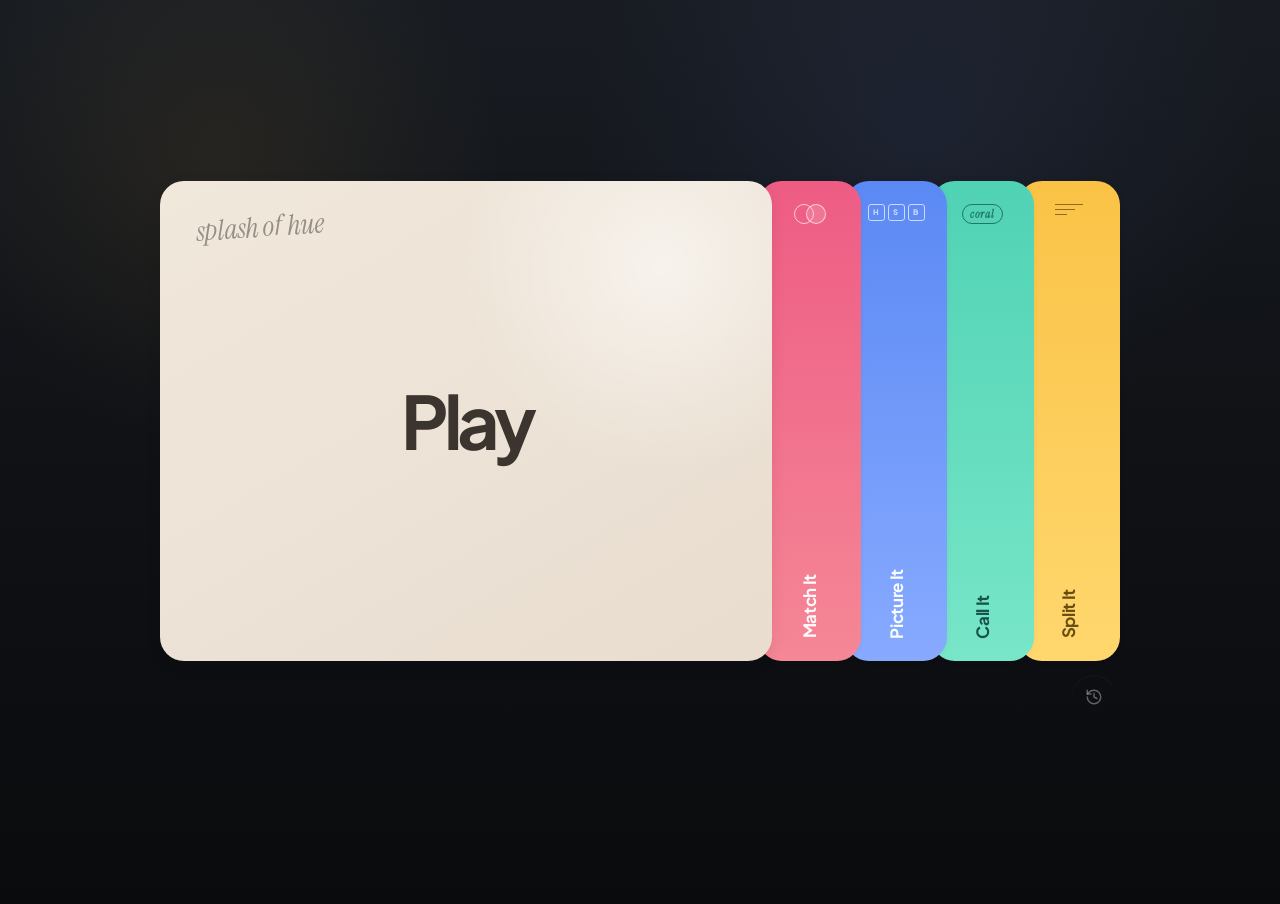
<file: public/index.html>
<!DOCTYPE html>
<html lang="en">
<head>
<meta charset="UTF-8">
<meta name="viewport" content="width=device-width, initial-scale=1.0, viewport-fit=cover, user-scalable=no">
<title>splash of hue</title>
<meta name="description" content="Unleash your color superpower">
<meta name="application-name" content="Splash Hue">
<meta name="apple-mobile-web-app-title" content="Splash Hue">
<meta name="theme-color" content="#08090b">

<!-- Open Graph -->
<meta property="og:type" content="website">
<meta property="og:title" content="splash of hue">
<meta property="og:description" content="Unleash your color superpower">
<meta property="og:image" content="https://splash-of-hue.vercel.app/og.png">
<meta property="og:image:width" content="1200">
<meta property="og:image:height" content="630">

<!-- Twitter Card -->
<meta name="twitter:card" content="summary_large_image">
<meta name="twitter:title" content="splash of hue">
<meta name="twitter:description" content="Unleash your color superpower">
<meta name="twitter:image" content="https://splash-of-hue.vercel.app/og.png">
<link rel="icon" type="image/svg+xml" href="/favicon.svg">
<link rel="icon" type="image/png" sizes="16x16" href="/favicon-16.png">
<link rel="icon" type="image/png" sizes="32x32" href="/favicon-32.png">
<link rel="apple-touch-icon" sizes="180x180" href="/apple-touch-icon.png">
<link rel="manifest" href="/manifest.json">

<link rel="preconnect" href="https://fonts.googleapis.com">
<link rel="preconnect" href="https://fonts.gstatic.com" crossorigin>
<link href="https://fonts.googleapis.com/css2?family=Plus+Jakarta+Sans:wght@400;500;600;700&family=Instrument+Serif:ital@0;1&display=swap" rel="stylesheet">
<link rel="stylesheet" href="home.css">

<style>
  *, *::before, *::after { box-sizing: border-box; margin: 0; padding: 0; }

  :root {
    --gray-1: #080808;
    --gray-2: #101010;
    --gray-3: #161616;
    --gray-4: #1d1d1d;
    --gray-5: #272727;
    --gray-6: #323232;
    --gray-7: #404040;
    --gray-8: #5d5d5d;
    --gray-9: #777777;
    --gray-10: #949494;
    --gray-11: #b2b2b2;
    --gray-12: #ededed;

    --bg: var(--gray-1);
    --surface: #111111;
    --surface-strong: #151515;
    --surface-raised: #1a1a1a;
    --surface-elevated: #1e1e1e;
    --border: var(--gray-5);
    --border-strong: var(--gray-6);
    --border-subtle: rgba(255, 255, 255, 0.06);
    --border-focus: rgba(255, 255, 255, 0.18);
    --text: var(--gray-12);
    --text-dim: var(--gray-11);
    --text-muted: var(--gray-9);
    --text-soft: var(--gray-10);

    --shadow-card: 0 4px 16px rgba(0, 0, 0, 0.22);
    --shadow-elevated: 0 12px 32px rgba(0, 0, 0, 0.32);
    --glow-inner: inset 0 1px 0 rgba(255, 255, 255, 0.06);
    --glow-inner-strong: inset 0 1px 0 rgba(255, 255, 255, 0.09);

    --tier-elite: #d4a86a;
    --tier-strong: #7abbc3;
    --tier-solid: #ada598;
    --tier-learning: #7a7a7a;

    --space-1: 4px;
    --space-2: 8px;
    --space-3: 12px;
    --space-4: 16px;
    --space-5: 24px;
    --space-6: 32px;
    --space-7: 48px;
    --space-8: 64px;
    --space-9: 96px;
    --space-10: 128px;

    --radius-sm: 6px;
    --radius: 14px;
    --radius-lg: 24px;
    --radius-pill: 999px;

    --ease-out: cubic-bezier(0.2, 0.8, 0.2, 1);
    --ease-sheet: cubic-bezier(0.32, 0.72, 0, 1);

    --duration-fast: 150ms;
    --duration-normal: 200ms;
    --duration-slow: 300ms;

    --shadow-soft: 0 18px 48px rgba(0, 0, 0, 0.22);
    --shadow-panel: 0 20px 60px rgba(0, 0, 0, 0.2);
    --embed-canvas: transparent;
    --embed-boundary: 0;
    --embed-elevation: none;
    --shell-max: 1180px;
    --content-max: 560px;
    --game-stage-inset: clamp(var(--space-4), 4vw, var(--space-6));
    --game-stage-width: min(100%, 980px);
    --game-stage-height: min(720px, calc(100dvh - clamp(32px, 8vw, 72px)));
    --control-hit: 44px;
    --role-label-control-offset: 0.667rem;
    --focus-ring: rgba(244, 237, 227, 0.92);
    --focus-ring-offset: 3px;
    --font-display: 'Plus Jakarta Sans', -apple-system, BlinkMacSystemFont, system-ui, sans-serif;
  }

  html { background: var(--bg); }
  html[data-embed="play"],
  body[data-embed="play"] { background: var(--embed-canvas); }

  body {
    font-family: 'Plus Jakarta Sans', -apple-system, BlinkMacSystemFont, system-ui, sans-serif;
    font-weight: 400;
    background:
      radial-gradient(circle at 17% 18%, rgba(194, 147, 58, 0.1), transparent 22%),
      radial-gradient(circle at 72% 14%, rgba(86, 103, 182, 0.12), transparent 28%),
      linear-gradient(180deg, #181c22 0%, #101216 46%, #0a0b0d 100%);
    color: var(--text);
    min-height: 100svh;
    min-height: 100dvh;
    display: flex;
    flex-direction: column;
    align-items: center;
    -webkit-tap-highlight-color: transparent;
    -webkit-font-smoothing: antialiased;
    -moz-osx-font-smoothing: grayscale;
    opacity: 0;
    position: relative;
    overflow-x: hidden;
    transition: opacity 0.15s ease;
  }

  body.fonts-ready { opacity: 1; }
  body::before,
  body::after {
    content: '';
    position: fixed;
    inset: 0;
    pointer-events: none;
    z-index: -1;
  }
  body::before {
    background:
      linear-gradient(180deg, rgba(255, 255, 255, 0.02), transparent 28%),
      radial-gradient(circle at 50% 20%, rgba(255, 255, 255, 0.02), transparent 34%);
    opacity: 1;
  }
  body::after { display: none; }

  h1 { font-size: 1.4rem; font-weight: 600; letter-spacing: -0.03em; }
  p { line-height: 1.5; }
  button, select, input { font: inherit; font-weight: 500; }

  .screen {
    display: none;
    width: 100%;
    min-height: 100svh;
    min-height: 100dvh;
    padding: var(--space-5);
    align-items: center;
    justify-content: center;
  }
  .screen.active {
    display: flex;
    animation: screen-in var(--duration-normal) var(--ease-out);
  }
  .screen-focus-target:focus { outline: none; }

  .round-exit-btn {
    position: absolute;
    z-index: 12;
    top: max(var(--space-5), env(safe-area-inset-top));
    right: max(var(--space-5), env(safe-area-inset-right));
    width: var(--control-hit);
    height: var(--control-hit);
    padding: 0;
    display: inline-grid;
    place-items: center;
    border-radius: var(--radius-pill);
    color: rgba(255, 255, 255, 0.94);
    background: rgba(0, 0, 0, 0.34);
    border: 1px solid rgba(255, 255, 255, 0.2);
    box-shadow: 0 3px 14px rgba(0, 0, 0, 0.24);
    backdrop-filter: blur(12px) saturate(1.2);
    -webkit-backdrop-filter: blur(12px) saturate(1.2);
  }
  .round-exit-btn svg {
    width: 18px;
    height: 18px;
    fill: none;
    stroke: currentColor;
    stroke-width: 1.9;
    stroke-linecap: round;
    stroke-linejoin: round;
  }
  .round-exit-btn:hover { background: rgba(0, 0, 0, 0.5); }
  @keyframes screen-in {
    from { opacity: 0; transform: translateY(8px); }
    to { opacity: 1; transform: translateY(0); }
  }

  .panel {
    background: var(--surface);
    border: 1px solid rgba(255, 255, 255, 0.08);
    box-shadow:
      var(--glow-inner),
      inset 0 0 0 1px rgba(255, 255, 255, 0.03),
      var(--shadow-card);
    backdrop-filter: none;
    border-radius: var(--radius-lg);
  }
  .panel-raised {
    background: var(--surface-raised);
    border: 1px solid rgba(255, 255, 255, 0.1);
    box-shadow:
      var(--glow-inner-strong),
      inset 0 0 0 1px rgba(255, 255, 255, 0.04),
      var(--shadow-card);
    border-radius: var(--radius-lg);
  }
  .panel-subtle {
    background: var(--surface);
    border: 1px solid var(--border-subtle);
    box-shadow: var(--glow-inner);
    border-radius: var(--radius-lg);
  }
  .eyebrow {
    font-size: 0.72rem;
    font-weight: 500;
    letter-spacing: 0.18em;
    text-transform: uppercase;
    color: var(--text-muted);
  }

  button {
    background: var(--gray-12);
    color: var(--gray-1);
    border: none;
    border-radius: 16px;
    padding: 14px 20px;
    font-size: 0.92rem;
    font-weight: 500;
    cursor: pointer;
    box-shadow: 0 2px 8px rgba(0, 0, 0, 0.18);
    transition:
      transform var(--duration-fast) var(--ease-out),
      opacity var(--duration-fast),
      background var(--duration-fast) var(--ease-out),
      border-color var(--duration-fast) var(--ease-out),
      box-shadow var(--duration-fast) var(--ease-out);
  }
  button:hover {
    box-shadow: 0 4px 14px rgba(0, 0, 0, 0.25);
  }
  button:active { transform: scale(0.97); box-shadow: 0 1px 4px rgba(0, 0, 0, 0.2); }
  button:disabled { opacity: 0.4; cursor: not-allowed; transform: none; box-shadow: none; }
  button:focus-visible {
    outline: 2px solid var(--focus-ring);
    outline-offset: var(--focus-ring-offset);
  }
  button.secondary {
    background: rgba(255, 255, 255, 0.04);
    color: var(--text);
    border: 1px solid rgba(255, 255, 255, 0.1);
    box-shadow: var(--glow-inner);
  }
  button.secondary:hover {
    background: rgba(255, 255, 255, 0.07);
    border-color: rgba(255, 255, 255, 0.15);
  }
  button.ghost {
    background: transparent;
    color: var(--text-dim);
    border: 1px solid rgba(255, 255, 255, 0.08);
    box-shadow: none;
  }
  button.picker-chip:focus-visible,
  button.secondary.utility-history:focus-visible {
    outline: none;
    box-shadow:
      0 0 0 3px rgba(244, 237, 227, 0.14),
      inset 0 1px 0 rgba(255, 255, 255, 0.1);
  }
  button.ghost:hover {
    background: rgba(255, 255, 255, 0.04);
    border-color: rgba(255, 255, 255, 0.12);
  }
  .btn-row {
    display: flex;
    gap: var(--space-3);
    flex-wrap: wrap;
    justify-content: center;
  }

  /* ═══════ MENU ═══════ */
  #menu.active {
    padding: 0;
    min-height: 100dvh;
    display: flex;
    align-items: stretch;
    justify-content: flex-start;
  }
  .menu-shell {
    width: min(100%, 1320px);
    min-height: 100dvh;
    margin: 0 auto;
    padding: clamp(var(--space-4), 3.2vw, var(--space-7));
    padding-top: calc(env(safe-area-inset-top, 0px) + clamp(var(--space-4), 4vw, var(--space-6)));
    padding-bottom: calc(env(safe-area-inset-bottom, 0px) + clamp(var(--space-4), 4vw, var(--space-6)));
    position: relative;
    display: flex;
    flex-direction: column;
  }
  .menu-dock {
    padding: 0;
    display: flex;
    gap: 8px;
    align-items: center;
    justify-content: center;
    background: transparent;
    border: none;
    border-radius: 0;
    box-shadow: none;
  }
  .menu-dock-copy { display: none; }
  .menu-dock-title { display: none; }
  .menu-dock-actions {
    display: flex;
    gap: 10px;
    align-items: center;
    flex-wrap: nowrap;
    width: auto;
    justify-content: flex-end;
  }
  .picker-segment {
    display: inline-flex;
    gap: 2px;
    flex: 0 1 auto;
    padding: 3px;
    background: rgba(255, 255, 255, 0.05);
    border: 1px solid rgba(255, 255, 255, 0.06);
    border-radius: 999px;
    box-shadow: none;
  }
  button.picker-chip {
    width: 28px;
    height: 28px;
    display: grid;
    place-items: center;
    background: transparent;
    color: rgba(237, 237, 237, 0.58);
    border: none;
    border-radius: 999px;
    padding: 0;
    font-size: inherit;
    line-height: normal;
    transform: none;
    box-shadow: none;
    transition:
      background var(--duration-fast) var(--ease-out),
      color var(--duration-fast),
      box-shadow var(--duration-fast) var(--ease-out);
  }
  button.picker-chip:hover {
    background: rgba(255, 255, 255, 0.045);
    color: rgba(237, 237, 237, 0.88);
  }
  button.picker-chip.active {
    background: rgba(255, 255, 255, 0.13);
    color: var(--text);
    box-shadow: inset 0 1px 0 rgba(255, 255, 255, 0.08);
  }
  .picker-chip-icon {
    width: 18px; height: 18px;
    display: grid; place-items: center;
    background: transparent;
    border: none; box-shadow: none;
  }
  button.picker-chip.active .picker-chip-icon {
    background: transparent;
    border-color: transparent;
  }
  .picker-chip-copy { display: none; }
  .picker-chip-note { display: none; }
  button.picker-chip svg {
    width: 18px; height: 18px;
    display: block;
    stroke-linecap: round; stroke-linejoin: round;
  }
  button.picker-chip:active {
    transform: none;
    opacity: 1;
  }
  .utility-history {
    width: 28px; height: 28px;
    display: inline-flex;
    align-items: center; justify-content: center;
    gap: 0; padding: 0;
    border-radius: 999px;
    background: transparent;
    border: none;
    box-shadow: none;
  }
  button.secondary.utility-history {
    border: none;
    background: transparent;
    color: rgba(237, 237, 237, 0.56);
  }
  button.secondary.utility-history:hover {
    background: rgba(255, 255, 255, 0.045);
    color: rgba(237, 237, 237, 0.88);
  }
  .utility-history svg {
    width: 15px; height: 15px;
    stroke: currentColor; fill: none;
    stroke-width: 1.9; stroke-linecap: round; stroke-linejoin: round;
  }
  .utility-history-title { display: none; }

  #countdown {
    text-align: center;
    position: relative;
  }
  .countdown-shell {
    display: grid;
    gap: 0;
    justify-items: center;
    padding: clamp(var(--space-5), 6vw, var(--space-8));
  }
  .countdown-num {
    font-size: clamp(6rem, 28vw, 9rem);
    line-height: 0.92;
    font-weight: 700;
    letter-spacing: -0.08em;
    color: var(--text);
  }
  .countdown-num.exit {
    animation: digit-out var(--duration-fast) var(--ease-out) forwards;
  }
  .countdown-num.enter {
    animation: digit-in var(--duration-fast) var(--ease-out) forwards;
  }

  @keyframes digit-out {
    to { transform: translateY(20px); opacity: 0; filter: blur(4px); }
  }
  @keyframes digit-in {
    from { transform: translateY(-20px); opacity: 0; filter: blur(4px); }
    to { transform: translateY(0); opacity: 1; filter: blur(0); }
  }

  #memorize {
    padding: 0;
    width: 100%;
    height: 100dvh;
    min-height: 100dvh;
    position: relative;
    gap: 0;
    align-items: stretch;
    justify-content: stretch;
  }
  .color-grid {
    display: flex;
    width: 100%;
    height: 100%;
    flex: 1;
    min-height: 100%;
  }
  .color-swatch {
    flex: 1;
    min-height: 100%;
    border-radius: 0;
    border: none;
  }
  .memorize-overlay {
    position: absolute;
    inset: 0;
    padding: calc(max(var(--space-5), env(safe-area-inset-top)) + var(--role-label-control-offset)) var(--space-5) max(var(--space-5), env(safe-area-inset-bottom));
    display: flex;
    flex-direction: column;
    align-items: flex-start;
    color: #fff;
    pointer-events: none;
  }
  .memorize-overlay.dark-ink {
    color: #050505;
  }
  .memorize-pill {
    color: inherit;
    font-size: 1.2rem;
    font-weight: 600;
    line-height: 1.18;
    letter-spacing: -0.025em;
  }
  .play-instruction {
    margin-top: 0.38rem;
    color: inherit;
    font-size: 1rem;
    font-weight: 500;
    line-height: 1.3;
    letter-spacing: -0.012em;
    opacity: 0.76;
  }
  .memorize-pill,
  #timerText {
    display: none;
  }
  body[data-mode="play"][data-play-guidance="seen"] .play-instruction {
    display: none;
  }
  .timer-bar {
    position: absolute;
    right: var(--space-5);
    bottom: max(var(--space-5), env(safe-area-inset-bottom));
    left: var(--space-5);
    width: auto;
    height: 4px;
    max-width: none;
    background: color-mix(in srgb, currentColor 20%, transparent);
    border-radius: 0;
    overflow: hidden;
  }
  .timer-fill {
    height: 100%;
    background: currentColor;
    transition: width 0.1s linear;
    position: relative;
  }

  #pick {
    width: 100%;
    padding: var(--game-stage-inset);
    align-items: stretch;
    justify-content: flex-start;
  }
  .play-shell {
    width: min(100%, 480px);
    margin: 0 auto;
    display: grid;
    gap: var(--space-4);
    align-content: center;
  }
  .play-header {
    display: none;
  }
  .pick-progress {
    font-size: clamp(1.8rem, 4.8vw, 2.6rem);
    line-height: 1;
    letter-spacing: -0.06em;
    font-weight: 600;
    font-variant-numeric: tabular-nums;
  }
  .reveal-progress {
    font-size: 0.78rem;
    font-weight: 500;
    line-height: 1.2;
    letter-spacing: 0.015em;
    color: var(--text-muted);
    font-variant-numeric: tabular-nums;
  }
  /* pick-readout-wrap hidden via .play-header { display: none } */
  .pick-hsb {
    font-size: 0.88rem;
    color: var(--text-dim);
    font-variant-numeric: tabular-nums;
  }
  .play-stage-row {
    display: flex;
    flex-direction: column;
    gap: 0;
    position: relative;
    background: var(--surface);
    border: 1px solid rgba(255, 255, 255, 0.08);
    box-shadow:
      var(--glow-inner),
      inset 0 0 0 1px rgba(255, 255, 255, 0.03),
      var(--shadow-card);
    border-radius: var(--radius-lg);
    overflow: hidden;
  }
  /* play-header already hidden globally */
  #pick[data-mode="picture"] .play-stage-row {
    grid-template-columns: minmax(0, 1fr);
  }
  #pick[data-mode="picture"] .picker-panel {
    display: none;
  }
  .stage-panel {
    padding: 0;
    display: flex;
    flex-direction: column;
    min-width: 0;
    background: transparent;
    border: none;
    box-shadow: none;
    border-radius: 0;
  }
  .preview-swatch {
    width: 100%;
    flex: 1;
    min-height: clamp(140px, 28svh, 240px);
    border-radius: 0;
    border: none;
    position: relative;
  }
  .play-topline { display: contents; }
  .play-actions { display: contents; }
  .play-swatch-copy { display: none; }
  body[data-mode="play"] .play-topline {
    position: absolute;
    z-index: 6;
    top: max(var(--space-5), env(safe-area-inset-top));
    right: var(--space-5);
    left: var(--space-5);
    display: flex;
    align-items: center;
    justify-content: space-between;
    color: var(--play-ink, #fff);
    pointer-events: none;
  }
  body[data-mode="play"] .play-actions,
  body[data-mode="match"] .play-actions {
    position: relative;
    display: flex;
    align-items: center;
    gap: var(--space-2);
    pointer-events: auto;
  }
  body[data-mode="play"] .play-actions .round-exit-btn,
  body[data-mode="match"] .play-actions .round-exit-btn {
    position: relative;
    inset: auto;
    flex: 0 0 44px;
  }
  body[data-mode="play"] .play-swatch-copy {
    display: block;
    color: inherit;
  }
  .play-swatch-copy strong {
    display: block;
    font-size: 1.2rem;
    font-weight: 600;
    line-height: 1.18;
    letter-spacing: -0.025em;
  }
  .picker-panel {
    padding: 0;
    display: flex;
    flex-direction: column;
    gap: 0;
    flex: 1;
    min-width: 0;
    min-height: 0;
    background: transparent;
    border: none;
    box-shadow: none;
    border-radius: 0;
  }
  .picker-panel .slider-group {
    border-top: 1px solid rgba(255, 255, 255, 0.06);
  }
  #pick[data-mode="match"] .play-shell {
    grid-template-rows: minmax(0, 1fr);
  }
  #pick[data-mode="match"] .play-stage-row {
    height: 100%;
    min-height: 0;
    display: grid;
    grid-template-columns: minmax(240px, 0.72fr) minmax(420px, 1.28fr);
    background: var(--surface);
  }
  #pick[data-mode="match"] .stage-panel {
    grid-column: 1;
    grid-row: 1;
    height: 100%;
  }
  #pick[data-mode="match"] .picker-panel,
  #pick[data-mode="match"] .play-topline {
    grid-column: 2;
    grid-row: 1;
  }
  #pick[data-mode="match"] .picker-panel {
    background: var(--match-guess, #808080);
  }
  #pick[data-mode="match"] #pickerContainer,
  #pick[data-mode="match"] .wheel-picker {
    height: 100%;
    min-height: 0;
  }
  #pick[data-mode="match"] .wheel-picker {
    padding: clamp(20px, 3.5vmin, 36px);
    border: 0;
    background: transparent;
  }
  #pick[data-mode="match"] .spectrum-control {
    width: min(calc(100% - 2rem), 64dvh, 520px);
  }
  #pick[data-mode="match"] .play-topline {
    position: relative;
    z-index: 6;
    align-self: start;
    display: flex;
    align-items: flex-start;
    justify-content: space-between;
    gap: var(--space-3);
    padding: var(--space-5);
    color: var(--match-ink, #fff);
    pointer-events: none;
  }
  /* swatchArea is .stage-panel — styled there */
  .stage-frame {
    flex: 1;
    display: flex;
    flex-direction: column;
    min-height: 100%;
  }
  .picture-stage {
    flex: 1;
    display: flex;
    flex-direction: column;
    gap: 0;
    min-height: 100%;
  }
  .stage-head { display: none; }
  .stage-title {
    font-size: clamp(1.25rem, 4vw, 1.8rem);
    letter-spacing: -0.05em;
  }
  .picker-meta {
    display: flex;
    align-items: start;
    justify-content: space-between;
    gap: var(--space-4);
  }
  .picker-meta {
    display: none;
  }
  .picker-title {
    color: var(--text-soft);
    font-size: 0.92rem;
  }
  .picker-note {
    color: var(--text-muted);
    font-size: 0.76rem;
    letter-spacing: 0.12em;
    text-transform: uppercase;
    text-align: right;
  }
  #pickerContainer {
    width: 100%;
    flex: 1;
    display: flex;
    flex-direction: column;
  }
  .picker-empty { display: none; }
  .confirm-btn {
    position: absolute;
    z-index: 2;
    top: var(--space-2);
    right: var(--space-2);
    width: var(--control-hit);
    height: var(--control-hit);
    padding: 0;
    display: inline-grid;
    place-items: center;
    font-size: 0;
    min-height: 0;
    border-radius: 999px;
    background: rgba(0, 0, 0, 0.4);
    backdrop-filter: blur(12px) saturate(1.4);
    -webkit-backdrop-filter: blur(12px) saturate(1.4);
    color: rgba(255, 255, 255, 0.92);
    border: 1px solid rgba(255, 255, 255, 0.2);
    box-shadow:
      0 2px 8px rgba(0, 0, 0, 0.3),
      inset 0 1px 0 rgba(255, 255, 255, 0.1);
    transition:
      background var(--duration-fast) var(--ease-out),
      transform var(--duration-fast) var(--ease-out);
  }
  .confirm-btn:hover:not(:disabled) {
    background: rgba(0, 0, 0, 0.55);
    transform: scale(1.08);
  }
  .confirm-btn:active:not(:disabled) {
    transform: scale(0.95);
  }
  .confirm-btn svg {
    width: 18px;
    height: 18px;
    stroke: currentColor;
    fill: none;
    stroke-width: 2.5;
    stroke-linecap: round;
    stroke-linejoin: round;
  }
  .confirm-copy { display: none; }
  body[data-mode="play"] .confirm-btn {
    position: relative;
    top: auto;
    right: auto;
    width: auto;
    min-width: 6.2rem;
    height: 44px;
    padding: 0 0.95rem;
    display: flex;
    align-items: center;
    justify-content: center;
    border: 1px solid color-mix(in srgb, currentColor 42%, transparent);
    border-radius: 999px;
    background: color-mix(in srgb, currentColor 9%, transparent);
    color: inherit;
    box-shadow: 0 0.5rem 1.5rem color-mix(in srgb, #000 14%, transparent);
    backdrop-filter: blur(10px);
    -webkit-backdrop-filter: blur(10px);
    pointer-events: auto;
    transform: none;
  }
  body[data-mode="play"] .confirm-btn:hover:not(:disabled) {
    background: color-mix(in srgb, currentColor 15%, transparent);
    transform: none;
  }
  body[data-mode="play"] .confirm-btn:active:not(:disabled) {
    background: color-mix(in srgb, currentColor 21%, transparent);
    transform: scale(0.98);
  }
  body[data-mode="play"] .confirm-btn svg {
    display: none;
  }
  body[data-mode="play"] .confirm-copy {
    display: inline;
    font-size: 0.92rem;
    font-weight: 600;
    line-height: 1;
    letter-spacing: -0.01em;
  }
  body[data-mode="match"] .confirm-btn {
    position: relative;
    top: auto;
    right: auto;
    width: auto;
    min-width: 6.2rem;
    height: 44px;
    padding: 0 0.95rem;
    display: inline-flex;
    align-items: center;
    justify-content: center;
    border: 1px solid color-mix(in srgb, currentColor 42%, transparent);
    background: color-mix(in srgb, currentColor 9%, transparent);
    color: inherit;
    font-size: 0.92rem;
    box-shadow: 0 0.5rem 1.5rem color-mix(in srgb, #000 14%, transparent);
    pointer-events: auto;
    transform: none;
  }
  body[data-mode="match"] .confirm-btn:hover:not(:disabled) {
    background: color-mix(in srgb, currentColor 15%, transparent);
    transform: none;
  }
  body[data-mode="match"] .confirm-btn:active:not(:disabled) {
    background: color-mix(in srgb, currentColor 21%, transparent);
    transform: scale(0.98);
  }
  body[data-mode="split"] .confirm-btn {
    top: var(--space-5);
    right: calc(var(--space-5) + 52px);
    width: auto;
    min-width: 6.2rem;
    padding-inline: 0.95rem;
    display: inline-flex;
    align-items: center;
    justify-content: center;
    font-size: 0.92rem;
  }
  body[data-mode="match"] .confirm-btn svg,
  body[data-mode="split"] .confirm-btn svg {
    display: none;
  }
  body[data-mode="match"] .confirm-copy,
  body[data-mode="split"] .confirm-copy {
    display: inline;
    font-size: 0.92rem;
    font-weight: 600;
    line-height: 1;
    letter-spacing: -0.01em;
  }
  .confirm-btn:disabled {
    opacity: 0;
    pointer-events: none;
  }
  .confirm-btn[hidden] {
    display: none;
  }
  .picture-target {
    min-height: 92px;
    padding: var(--space-4) 76px var(--space-4) var(--space-5);
    display: flex;
    align-items: center;
    justify-content: space-between;
    gap: var(--space-3);
  }
  .picture-prompt,
  .split-prompt {
    color: var(--text-dim);
    font-size: 0.95rem;
    font-weight: 500;
    line-height: 1.25;
  }
  .picture-prompt {
    font-size: 0.84rem;
    white-space: nowrap;
  }
  .picture-hsb {
    font-size: clamp(1.15rem, 4.8vw, 2.5rem);
    line-height: 1;
    text-align: right;
    letter-spacing: 0.02em;
    font-variant-numeric: tabular-nums;
    word-spacing: 0.06em;
    white-space: nowrap;
  }
  .hsb-label {
    color: var(--text-muted);
    font-size: 0.72em;
    font-weight: 400;
    letter-spacing: 0.04em;
    margin-right: 0.06em;
  }
  .picture-choices {
    display: grid;
    grid-template-columns: 1fr 1fr;
    gap: 1px;
    width: 100%;
    flex: 1;
    background: rgba(255, 255, 255, 0.08);
  }
  .picture-stage-actions {
    display: flex;
    justify-content: flex-end;
    margin-top: auto;
  }
  .picture-choice {
    min-width: 0;
    min-height: 0;
    padding: 0;
    border-radius: 0;
    cursor: pointer;
    aspect-ratio: auto;
    border: none;
    appearance: none;
    -webkit-appearance: none;
    transition:
      opacity var(--duration-fast) var(--ease-out),
      box-shadow var(--duration-fast) var(--ease-out);
  }
  .picture-choice.selected {
    box-shadow: inset 0 0 0 3px rgba(255, 255, 255, 0.85);
  }
  .picture-choice:focus-visible {
    z-index: 1;
    outline: 3px solid rgba(255, 255, 255, 0.94);
    outline-offset: -5px;
  }

  /* ═══════ SPLIT IT ═══════ */
  #pick[data-mode="split"] .play-stage-row {
    grid-template-columns: minmax(0, 1fr);
  }
  #pick[data-mode="split"] .picker-panel {
    display: none;
  }
  .split-stage {
    flex: 1;
    min-height: 0;
    display: flex;
    flex-direction: column;
    gap: 0;
  }
  .split-swatch {
    position: relative;
    width: 100%;
    min-height: 0;
    flex: 1;
    aspect-ratio: auto;
  }
  .split-sliders {
    display: flex;
    flex-direction: column;
    gap: var(--space-3);
    padding: var(--space-4);
  }
  .split-prompt { margin-bottom: var(--space-1); }
  .split-slider-row {
    display: flex;
    flex-direction: column;
    gap: var(--space-1);
  }
  .split-slider-head {
    display: flex;
    align-items: baseline;
    justify-content: space-between;
    padding: 0 2px;
  }
  .split-slider-dim {
    font-size: 0.82rem;
    font-weight: 600;
    letter-spacing: 0.06em;
    text-transform: uppercase;
    color: var(--text-dim);
  }
  .split-slider-endpoints {
    font-size: 0.72rem;
    color: var(--text-muted);
    letter-spacing: 0.04em;
  }
  .split-slider-track {
    position: relative;
    height: clamp(36px, 6svh, 48px);
    border-radius: var(--radius-lg);
    box-shadow:
      inset 0 1px 3px rgba(0, 0, 0, 0.25),
      0 1px 0 rgba(255, 255, 255, 0.05);
  }
  .split-track-neutral {
    background: var(--surface-raised);
  }
  .split-readout {
    position: absolute;
    top: -22px;
    transform: translateX(-50%);
    font-size: 0.7rem;
    font-weight: 600;
    font-variant-numeric: tabular-nums;
    color: var(--text-dim);
    pointer-events: none;
    white-space: nowrap;
  }
  .split-slider-track input[type="range"] {
    position: absolute;
    inset: 0;
    width: 100%;
    height: 100%;
  }
  .split-hue-ticks {
    position: relative;
    height: 10px;
    pointer-events: none;
    margin-top: 2px;
  }
  .split-hue-dot, .split-intensity-dot {
    position: absolute;
    top: 0;
    width: 8px;
    height: 8px;
    border-radius: 50%;
    transform: translateX(-50%);
  }
  .split-hue-dot {
    opacity: 0.7;
  }
  .split-intensity-dots {
    position: relative;
    height: 10px;
    pointer-events: none;
    margin-top: 2px;
  }
  .split-intensity-dot {
    background: white;
  }

  /* ═══════ CALL IT ═══════ */
  #pick[data-mode="call"] .play-stage-row {
    grid-template-columns: minmax(0, 1fr);
  }
  #pick[data-mode="call"] .picker-panel {
    display: none;
  }
  .call-stage {
    flex: 1;
    display: grid;
    grid-template-rows: minmax(260px, 43%) minmax(0, 1fr);
    min-height: 100%;
    background: var(--surface);
  }
  .call-swatch {
    position: relative;
    width: 100%;
    min-height: 0;
  }
  .call-answer-tray {
    min-height: 0;
    padding: var(--space-5);
    display: grid;
    grid-template-rows: auto minmax(0, 1fr);
    gap: var(--space-4);
    background: var(--surface);
  }
  .call-prompt {
    margin: 0;
    color: var(--text-dim);
    font-size: 0.95rem;
    font-weight: 500;
    line-height: 1.25;
  }
  .call-choices {
    display: grid;
    grid-template-columns: 1fr 1fr;
    grid-template-rows: repeat(4, minmax(52px, 1fr));
    gap: var(--space-3);
    width: 100%;
    min-height: 0;
  }
  .call-choice {
    min-width: 0;
    min-height: 52px;
    padding: var(--space-3) var(--space-4);
    border: 1px solid rgba(255, 255, 255, 0.11);
    border-radius: var(--radius-pill);
    background: rgba(255, 255, 255, 0.045);
    color: var(--text);
    font-size: clamp(1rem, 2.2vw, 1.08rem);
    font-weight: 500;
    text-align: center;
    cursor: pointer;
    line-height: 1.25;
    display: grid;
    place-items: center;
    box-shadow: none;
    transition:
      background var(--duration-fast) var(--ease-out),
      border-color var(--duration-fast) var(--ease-out);
  }
  .call-choice:active {
    background: rgba(255, 255, 255, 0.12);
    transform: none;
  }
  .call-choice:focus-visible {
    outline: 3px solid rgba(255, 255, 255, 0.94);
    outline-offset: 2px;
  }

  #pick[data-mode] {
    align-items: center;
    justify-content: center;
  }
  #pick[data-mode] .play-shell {
    width: var(--game-stage-width);
    height: var(--game-stage-height);
    grid-template-rows: minmax(0, 1fr);
    align-content: stretch;
  }
  #pick[data-mode] .play-stage-row,
  #pick[data-mode] .stage-panel {
    height: 100%;
    min-height: 0;
  }

  /* Reveal — call mode name bar */
  .reveal-call-names {
    display: grid;
    grid-template-columns: auto 1fr;
    gap: var(--space-1) var(--space-3);
    align-items: baseline;
    padding: 0 var(--space-5) var(--space-4);
    font-size: 0.84rem;
  }
  .reveal-call-label {
    font-size: 0.66rem;
    font-weight: 600;
    letter-spacing: 0.14em;
    text-transform: uppercase;
    color: var(--text-muted);
  }
  .reveal-call-name {
    font-weight: 500;
    color: var(--text);
  }
  .reveal-call-name.call-correct { color: var(--tier-strong); }
  .reveal-call-name.call-wrong { color: var(--text-dim); }
  body[data-embed="play"] .reveal-nav-btn.ghost,
  body[data-embed="play"] .round-exit-btn,
  body[data-embed="play"] .reveal-progress,
  body[data-embed="play"] .reveal-hsb { display: none !important; }

  body[data-embed="play"] #countdown {
    background: var(--bg);
  }

  body[data-embed="play"] #reveal {
    align-items: stretch;
    height: 100dvh;
    min-height: 100dvh;
    padding: 0;
  }
  body[data-embed="play"] #pick {
    height: 100dvh;
    min-height: 100dvh;
    padding: 0;
    align-items: stretch;
    justify-content: stretch;
  }
  body[data-embed="play"] #pick[data-mode] .play-shell {
    width: 100%;
    max-width: none;
    height: 100%;
    gap: 0;
    align-content: stretch;
  }
  body[data-mode="play"] .play-stage-row {
    height: 100%;
    background: #808080;
  }
  body[data-mode="play"] .stage-panel,
  body[data-mode="play"] .stage-frame,
  body[data-mode="play"] .preview-swatch {
    position: absolute;
    inset: 0;
    width: 100%;
    height: 100%;
    min-height: 0;
  }
  body[data-mode="play"] .picker-panel,
  body[data-mode="play"] #pickerContainer,
  body[data-mode="play"] .wheel-picker {
    position: absolute;
    inset: 0;
    width: 100%;
    height: 100%;
    min-height: 0;
  }
  body[data-mode="play"] .wheel-picker {
    border: 0;
    background: transparent;
    pointer-events: none;
  }
  body[data-mode="play"] .spectrum-control {
    width: min(78vw, 64dvh, 560px);
    pointer-events: auto;
  }
  body[data-embed="play"] .reveal-shell {
    align-self: stretch;
    flex: 1;
    width: 100%;
    height: auto;
    min-height: 0;
    grid-template-rows: minmax(0, 1fr);
    gap: 0;
  }
  body[data-embed="play"] .reveal-card {
    min-height: 0;
    display: grid;
    grid-template-rows: minmax(0, 1fr) auto;
    border-radius: 0;
  }
  body[data-embed="play"] .reveal-swatches {
    min-height: 0;
    aspect-ratio: auto;
  }
  body[data-embed="play"] .play-stage-row,
  body[data-embed="play"] .reveal-card {
    border: var(--embed-boundary);
    border-radius: 0;
    box-shadow: var(--embed-elevation);
  }

  .xkcd-link {
    color: inherit;
    text-decoration-color: rgba(255, 255, 255, 0.2);
    text-underline-offset: 2px;
    text-decoration-thickness: 1px;
    transition: text-decoration-color var(--duration-fast);
  }
  .xkcd-link:hover {
    text-decoration-color: rgba(255, 255, 255, 0.5);
  }
  /* preview-swatch min-height set above with stage-panel */
  .match-target {
    position: relative;
    width: 100%;
    height: 100%;
  }
  .swatch-role-label {
    position: absolute;
    top: calc(var(--space-5) + 0.65rem);
    left: var(--space-5);
    color: var(--target-ink, #fff);
    font-size: 1.2rem;
    font-weight: 600;
    line-height: 1.18;
    letter-spacing: -0.025em;
    pointer-events: none;
  }
  .match-guess-copy {
    display: none;
  }
  body[data-mode="match"] .match-guess-copy {
    min-width: 0;
    min-height: 44px;
    padding: 0;
    display: grid;
    align-content: start;
    justify-items: start;
    gap: 0.3rem;
    border: 0;
    border-radius: 0;
    background: transparent;
    color: inherit;
    box-shadow: none;
    backdrop-filter: none;
    -webkit-backdrop-filter: none;
    text-align: left;
    pointer-events: auto;
    cursor: pointer;
  }
  body[data-mode="match"] .match-guess-copy:hover,
  body[data-mode="match"] .match-guess-copy:active {
    background: transparent;
  }
  body[data-mode="match"] .match-guess-copy:focus-visible {
    outline: 2px solid currentColor;
    outline-offset: 4px;
  }
  .match-guess-copy strong {
    font-size: 1.2rem;
    font-weight: 600;
    line-height: 1.18;
    letter-spacing: -0.025em;
  }
  .match-guess-value {
    color: inherit;
    font-size: 0.78rem;
    line-height: 1.2;
    letter-spacing: 0.015em;
    opacity: 0.72;
    font-variant-numeric: tabular-nums;
  }
  .match-reveal-values {
    display: grid;
    grid-template-columns: 1fr 1fr;
    gap: 1px;
    overflow: hidden;
    border-radius: 10px;
    background: rgba(255, 255, 255, 0.08);
  }
  .match-reveal-value {
    display: grid;
    gap: 3px;
    padding: 10px 12px;
    background: rgba(255, 255, 255, 0.035);
    text-align: center;
  }
  .match-reveal-value span {
    color: var(--text-muted);
    font-size: 0.56rem;
    font-weight: 650;
    letter-spacing: 0.12em;
    text-transform: uppercase;
  }
  .match-reveal-value strong {
    color: var(--text-soft);
    font-size: 0.7rem;
    font-weight: 600;
    letter-spacing: 0.015em;
    font-variant-numeric: tabular-nums;
  }

  .slider-group {
    width: 100%;
    display: flex;
    flex-direction: column;
    gap: var(--space-3);
    padding: var(--space-4);
  }
  .slider-row {
    display: flex;
    align-items: center;
    gap: var(--space-3);
  }
  .slider-label {
    font-size: 0.62rem;
    font-weight: 600;
    letter-spacing: 0.1em;
    text-transform: uppercase;
    color: var(--text-dim);
    width: 1.2em;
    text-align: right;
    flex-shrink: 0;
  }
  .slider-track-wrap {
    flex: 1;
    position: relative;
    height: clamp(36px, 6svh, 52px);
    border-radius: var(--radius-lg);
    overflow: hidden;
    box-shadow:
      inset 0 1px 3px rgba(0, 0, 0, 0.25),
      0 1px 0 rgba(255, 255, 255, 0.05);
  }
  input[type="range"] {
    position: absolute;
    inset: 0;
    width: 100%;
    height: 100%;
    -webkit-appearance: none;
    border-radius: 0;
    background: transparent;
    outline: none;
    touch-action: none;
    cursor: pointer;
    margin: 0;
  }
  input[type="range"]:focus-visible {
    outline: 2px solid rgba(244, 237, 227, 0.9);
    outline-offset: 3px;
    border-radius: var(--radius-lg);
  }
  input[type="range"]::-webkit-slider-thumb {
    -webkit-appearance: none;
    width: 6px;
    height: clamp(36px, 6svh, 52px);
    border-radius: 3px;
    background: white;
    border: none;
    cursor: pointer;
    box-shadow:
      0 0 0 3px rgba(255, 255, 255, 0.25),
      0 2px 8px rgba(0, 0, 0, 0.5);
  }

  .wheel-picker {
    width: 100%;
    flex: 1;
    display: grid;
    place-items: center;
    padding: clamp(14px, 3vmin, 24px);
    border-top: 1px solid rgba(255, 255, 255, 0.055);
    background: rgba(3, 4, 6, 0.18);
  }
  .spectrum-control {
    width: min(100%, 420px, 48svh);
    aspect-ratio: 1;
    position: relative;
    flex: none;
  }
  .spectrum-hue {
    position: absolute;
    inset: 0;
    border-radius: 50%;
    background: conic-gradient(
      hsl(0 100% 50%),
      hsl(60 100% 50%),
      hsl(120 100% 50%),
      hsl(180 100% 50%),
      hsl(240 100% 50%),
      hsl(300 100% 50%),
      hsl(360 100% 50%)
    );
    cursor: crosshair;
    touch-action: none;
    box-shadow:
      0 18px 48px rgba(0, 0, 0, 0.24),
      inset 0 0 0 1px rgba(255, 255, 255, 0.34);
  }
  .spectrum-hue:focus-visible,
  .spectrum-field:focus-visible {
    outline: 2px solid rgba(244, 237, 227, 0.94);
    outline-offset: 5px;
  }
  .spectrum-hue-handle,
  .spectrum-field-handle {
    position: absolute;
    z-index: 4;
    width: 24px;
    height: 24px;
    border: 3px solid white;
    border-radius: 50%;
    pointer-events: none;
    transform: translate(-50%, -50%);
    box-shadow:
      0 0 0 2px rgba(0, 0, 0, 0.38),
      0 4px 12px rgba(0, 0, 0, 0.5);
  }
  .spectrum-field {
    position: absolute;
    z-index: 2;
    inset: 16.5%;
    border-radius: 50%;
    overflow: visible;
    background: var(--selected-color, hsl(180 50% 50%));
    cursor: crosshair;
    touch-action: none;
  }
  .spectrum-field-canvas {
    position: absolute;
    inset: 0;
    width: 100%;
    height: 100%;
    border-radius: inherit;
    pointer-events: none;
  }
  .spectrum-field-handle {
    z-index: 3;
  }
  .spectrum-control[data-active="false"] .spectrum-hue {
    opacity: 0.28;
    filter: saturate(0.24) contrast(0.94);
  }
  .spectrum-control[data-active="false"] .spectrum-field {
    opacity: 0.2;
    filter: saturate(0.16) contrast(0.92);
  }
  .spectrum-control[data-active="false"] .spectrum-hue-handle,
  .spectrum-control[data-active="false"] .spectrum-field-handle {
    opacity: 0.9;
  }
  .spectrum-hue,
  .spectrum-field,
  .spectrum-hue-handle,
  .spectrum-field-handle {
    transition:
      opacity 360ms var(--ease-out),
      filter 360ms var(--ease-out);
  }

  #results {
    padding-block: clamp(var(--space-5), 6vw, var(--space-8));
  }
  .results-shell {
    width: min(100%, 920px);
    display: grid;
    gap: var(--space-4);
  }
  #resultCards {
    display: grid;
    grid-template-columns: repeat(3, 1fr);
    gap: var(--space-3);
    align-items: start;
  }
  .results-hero {
    padding: var(--space-5);
    display: grid;
    gap: var(--space-2);
    background: var(--surface);
    border: 1px solid rgba(255, 255, 255, 0.08);
    box-shadow:
      var(--glow-inner),
      inset 0 0 0 1px rgba(255, 255, 255, 0.03),
      var(--shadow-card);
    border-radius: var(--radius-lg);
  }
  .results-disclosure {
    min-height: 44px;
    width: max-content;
    margin-top: var(--space-2);
    padding: 0;
    display: inline-flex;
    align-items: center;
    gap: var(--space-2);
    color: var(--text-dim);
    background: transparent;
    border: 0;
    border-radius: var(--radius-sm);
    box-shadow: none;
    font-size: 0.84rem;
  }
  .results-disclosure:hover { color: var(--text); background: transparent; }
  .results-disclosure svg {
    width: 15px;
    height: 15px;
    fill: none;
    stroke: currentColor;
    stroke-width: 2;
    transition: transform var(--duration-fast) var(--ease-out);
  }
  .results-disclosure[aria-expanded="true"] svg { transform: rotate(90deg); }
  .results-hero-head {
    display: flex;
    align-items: end;
    justify-content: space-between;
    gap: var(--space-4);
  }
  .score-cluster {
    display: flex;
    align-items: baseline;
    gap: var(--space-2);
  }
  .total-score {
    font-size: clamp(4rem, 14vw, 6.6rem);
    line-height: 0.88;
    letter-spacing: -0.08em;
    font-weight: 700;
    font-variant-numeric: tabular-nums;
    transition: color var(--duration-slow) var(--ease-out);
  }
  .total-score.tier-elite { color: var(--tier-elite); }
  .total-score.tier-strong { color: var(--tier-strong); }
  .total-score.tier-solid { color: var(--tier-solid); }
  .total-label {
    font-size: 0.78rem;
    color: var(--text-muted);
    letter-spacing: 0.12em;
    text-transform: uppercase;
  }
  .score-tier {
    padding: 0;
    border-radius: 0;
    border: none;
    background: transparent;
    color: var(--text-dim);
    font-size: 0.78rem;
    font-weight: 500;
    letter-spacing: 0.12em;
    text-transform: uppercase;
    transition: color var(--duration-slow) var(--ease-out);
  }
  .score-tier.tier-elite { color: var(--tier-elite); }
  .score-tier.tier-strong { color: var(--tier-strong); }
  .score-tier.tier-solid { color: var(--tier-solid); }
  .feedback-text,
  .result-names,
  .result-verdict {
    display: none;
  }
  .result-card {
    width: 100%;
    padding: 0;
    display: grid;
    grid-template-columns: 1fr auto;
    gap: 12px;
    align-items: end;
    cursor: default;
    animation: card-in var(--duration-slow) var(--ease-out) backwards;
  }
  .result-card > div:first-child {
    grid-column: 1 / -1;
    width: 100%;
  }
  .result-card.tier-rough { opacity: 0.88; }
  .swatch-compare {
    position: relative;
    width: 100%;
    aspect-ratio: 1;
    height: auto;
    flex-shrink: 0;
    border-radius: calc(var(--radius) - 4px);
    overflow: hidden;
    border: 1px solid rgba(255, 255, 255, 0.08);
    box-shadow: inset 0 1px 0 rgba(255, 255, 255, 0.18);
  }
  .swatch-target, .swatch-guess {
    position: absolute; inset: 0;
  }
  .swatch-target { clip-path: polygon(0 0, 100% 0, 0 100%); }
  .swatch-guess { clip-path: polygon(100% 0, 100% 100%, 0 100%); }
  .swatch-divider {
    position: absolute; inset: 0; pointer-events: none;
    background: linear-gradient(135deg, transparent calc(50% - 0.5px), var(--gray-5) calc(50% - 0.5px), var(--gray-5) calc(50% + 0.5px), transparent calc(50% + 0.5px));
  }
  .result-info {
    display: grid;
    gap: 0;
    min-width: 0;
  }
  .result-head {
    display: flex;
    align-items: center;
    justify-content: flex-start;
    gap: 0;
  }
  .result-names {
    color: var(--text-soft);
    font-size: 0.84rem;
  }
  .result-card.call-card {
    grid-template-columns: 1fr;
    gap: var(--space-1);
    text-align: center;
  }
  .result-card.call-card .result-info,
  .result-card.call-card .result-score {
    grid-column: 1 / -1;
  }
  .result-card.call-card .result-head {
    display: flex;
    flex-direction: column;
    align-items: center;
    gap: 2px;
  }
  .result-card.call-card .result-score {
    display: none;
  }
  .call-result-name {
    font-size: 0.84rem;
    font-weight: 600;
    color: var(--text);
    line-height: 1.25;
  }
  .call-result-yours {
    font-size: 0.7rem;
    color: var(--text-muted);
    line-height: 1.25;
  }
  .result-verdict {
    color: var(--text);
    font-size: 1rem;
    letter-spacing: -0.03em;
  }
  .result-score {
    font-size: 1.35rem;
    font-weight: 700;
    min-width: 0;
    text-align: right;
    font-variant-numeric: tabular-nums;
    letter-spacing: -0.05em;
  }
  .result-score span {
    display: inline;
  }
  .result-detail {
    color: var(--text-dim);
    font-size: 0.78rem;
    line-height: 1.55;
    font-variant-numeric: tabular-nums;
  }
  .feedback-text {
    font-size: 0.94rem;
    color: var(--text-soft);
    max-width: 36rem;
  }
  .result-detail-wrap { display: none; }
  .result-detail-wrap.visible { display: block; }
  .delta-grid {
    display: grid;
    gap: var(--space-2);
    margin-top: var(--space-3);
  }
  .delta-row {
    display: grid;
    grid-template-columns: 30px 1fr auto;
    align-items: center;
    gap: var(--space-2);
    color: var(--text-muted);
    font-size: 0.72rem;
    letter-spacing: 0.04em;
    text-transform: uppercase;
  }
  .delta-track {
    height: 6px;
    border-radius: 999px;
    background: rgba(255, 255, 255, 0.08);
    overflow: hidden;
  }
  .delta-fill {
    height: 100%;
    border-radius: inherit;
    background: linear-gradient(90deg, rgba(255, 255, 255, 0.18), rgba(255, 255, 255, 0.55));
  }
  .delta-value {
    color: var(--text-soft);
    font-variant-numeric: tabular-nums;
    text-transform: none;
  }
  .results-actions {
    justify-content: flex-start;
  }
  .results-icon-btn {
    width: auto;
    min-width: 52px;
    height: 52px;
    padding: 0 var(--space-4);
    border-radius: 999px;
    display: inline-flex;
    align-items: center;
    justify-content: center;
    gap: var(--space-2);
    color: var(--text-soft);
    font-size: 0.88rem;
    font-weight: 500;
    letter-spacing: -0.01em;
    box-shadow: var(--glow-inner);
  }
  .results-icon-btn:hover {
    background: rgba(255, 255, 255, 0.06);
    border-color: rgba(255, 255, 255, 0.14);
  }
  .results-icon-btn svg {
    width: 20px;
    height: 20px;
    stroke: currentColor;
    fill: none;
    stroke-width: 2;
    stroke-linecap: round;
    stroke-linejoin: round;
  }
  .results-action-copy { line-height: 1; }

  .history-shell {
    width: min(100%, 760px);
    padding: clamp(var(--space-3), 4vw, var(--space-7));
    display: grid;
    gap: var(--space-4);
    background: var(--surface);
    box-shadow:
      var(--glow-inner),
      inset 0 0 0 1px rgba(255, 255, 255, 0.03),
      var(--shadow-elevated);
    overflow: hidden;
  }
  .history-top {
    display: flex;
    justify-content: flex-start;
  }
  .reveal-nav-btn {
    position: absolute;
    z-index: 2;
    top: var(--space-2);
    width: 44px;
    height: 44px;
    padding: 0;
    display: inline-grid;
    place-items: center;
    border-radius: 999px;
    background: rgba(0, 0, 0, 0.4);
    backdrop-filter: blur(12px) saturate(1.4);
    -webkit-backdrop-filter: blur(12px) saturate(1.4);
    color: rgba(255, 255, 255, 0.92);
    border: 1px solid rgba(255, 255, 255, 0.18);
    box-shadow:
      0 2px 8px rgba(0, 0, 0, 0.3),
      inset 0 1px 0 rgba(255, 255, 255, 0.08);
    cursor: pointer;
    transition:
      background var(--duration-fast) var(--ease-out),
      transform var(--duration-fast) var(--ease-out);
  }
  .reveal-nav-btn:nth-of-type(1) { left: var(--space-2); }
  .reveal-nav-btn:nth-of-type(2) { right: var(--space-2); }
  .reveal-nav-btn:hover {
    background: rgba(0, 0, 0, 0.55);
    transform: scale(1.08);
  }
  .reveal-nav-btn:active {
    transform: scale(0.95);
  }
  .reveal-nav-btn.ghost {
    background: rgba(0, 0, 0, 0.25);
    color: rgba(255, 255, 255, 0.7);
  }
  .reveal-nav-btn.ghost:hover {
    background: rgba(0, 0, 0, 0.4);
    color: rgba(255, 255, 255, 0.92);
  }
  .reveal-nav-btn svg {
    width: 18px;
    height: 18px;
    stroke: currentColor;
    fill: none;
    stroke-width: 2.5;
    stroke-linecap: round;
    stroke-linejoin: round;
  }
  .icon-btn {
    width: var(--control-hit);
    height: var(--control-hit);
    padding: 0;
    border-radius: 999px;
    display: inline-grid;
    place-items: center;
    background: rgba(255, 255, 255, 0.03);
    color: var(--text);
    border: 1px solid rgba(255, 255, 255, 0.1);
    box-shadow: var(--glow-inner);
    transition:
      background var(--duration-fast) var(--ease-out),
      border-color var(--duration-fast) var(--ease-out);
  }
  .icon-btn:hover {
    background: rgba(255, 255, 255, 0.06);
    border-color: rgba(255, 255, 255, 0.14);
  }
  .icon-btn svg {
    width: 18px;
    height: 18px;
    stroke: currentColor;
    fill: none;
    stroke-width: 1.9;
    stroke-linecap: round;
    stroke-linejoin: round;
  }
  .utility-history.icon-btn {
    width: auto;
    height: 36px;
    padding: 0 12px;
    display: inline-flex;
    border-radius: 999px;
    justify-content: center;
    gap: 8px;
  }
  .history-list {
    width: 100%;
    display: grid;
    gap: 10px;
  }
  .history-row {
    display: flex;
    align-items: center;
    justify-content: space-between;
    gap: var(--space-4);
    padding: 14px 16px;
    background: rgba(255, 255, 255, 0.04);
    border: 1px solid rgba(255, 255, 255, 0.05);
    border-radius: 20px;
    box-shadow: var(--glow-inner);
    transition:
      background var(--duration-fast) var(--ease-out),
      border-color var(--duration-fast) var(--ease-out);
  }
  .history-row:hover {
    background: rgba(255, 255, 255, 0.06);
    border-color: rgba(255, 255, 255, 0.08);
  }
  .history-entry {
    display: flex;
    align-items: center;
    gap: 12px;
    min-width: 0;
  }
  .history-icon {
    width: 40px;
    height: 40px;
    display: inline-grid;
    place-items: center;
    flex: 0 0 auto;
    color: var(--text);
    background: rgba(255, 255, 255, 0.04);
    border-radius: 14px;
  }
  .history-icon svg {
    width: 18px;
    height: 18px;
    stroke: currentColor;
    fill: none;
    stroke-width: 1.7;
    stroke-linecap: round;
    stroke-linejoin: round;
  }
  .history-meta {
    display: grid;
    gap: 2px;
  }
  .history-mode {
    display: none;
  }
  .history-sub {
    color: var(--text-muted);
    font-size: 0.78rem;
  }
  .history-score {
    color: var(--text);
    font-weight: 600;
    font-variant-numeric: tabular-nums;
    letter-spacing: -0.03em;
  }

  .result-card {
    animation: card-in var(--duration-slow) var(--ease-out) both;
  }

  @keyframes card-in {
    from { opacity: 0; transform: translateY(12px); }
    to { opacity: 1; transform: translateY(0); }
  }

  .total-score {
    animation: score-in 400ms var(--ease-sheet) both;
  }

  @keyframes score-in {
    from { opacity: 0; transform: scale(0.9); }
    to { opacity: 1; transform: scale(1); }
  }

  @media (hover: hover) {
    button:hover:not(.menu-mode):not(.picker-chip):not(.confirm-btn):not(.secondary):not(.ghost):not(.call-choice) {
      opacity: 0.96;
    }
    .picture-choice:hover {
      box-shadow: inset 0 0 0 2px rgba(255, 255, 255, 0.3);
    }
    .call-choice:hover {
      background: rgba(255, 255, 255, 0.1);
      border-color: rgba(255, 255, 255, 0.24);
    }
  }

  @media (min-width: 768px) {
    #menu.active {
      width: 100%;
      align-items: stretch;
      padding: clamp(20px, 2.6vw, 32px) clamp(26px, 3.6vw, 48px) clamp(24px, 3vw, 36px);
    }
    .menu-shell {
      width: min(100%, 1320px);
      min-height: calc(100dvh - clamp(40px, 5vw, 72px));
      padding: 0;
    }
    #resultCards {
      grid-template-columns: repeat(5, minmax(0, 1fr));
    }
  }

  @media (max-width: 540px) {
    .menu-shell {
      width: min(100%, 640px);
    }
    #pick {
      padding-inline: var(--space-4);
    }
    .play-shell {
      gap: var(--space-3);
    }
    .call-stage {
      grid-template-rows: 42% minmax(0, 1fr);
    }
    .call-answer-tray {
      padding: var(--space-4);
      gap: var(--space-3);
    }
    .call-choices {
      gap: 9px;
    }
    .call-choice {
      padding-inline: var(--space-3);
    }
    /* stage-panel is transparent — card treatment on .play-stage-row */
    .result-card {
      grid-template-columns: 1fr;
    }
    .result-score {
      text-align: left;
    }
    #results.analysis-open #resultCards {
      grid-template-columns: repeat(2, minmax(0, 1fr));
    }
    .results-hero-head {
      flex-direction: column;
      align-items: start;
    }
    .menu-dock-actions {
      align-items: center;
      justify-content: flex-end;
      flex-wrap: nowrap;
    }
    .picker-meta {
      flex-direction: column;
    }
    .utility-history {
      width: 28px;
      justify-content: center;
    }
    .slider-group {
      gap: var(--space-2);
      padding: var(--space-3);
    }
  }

  @media (max-width: 700px) {
    :root {
      --game-stage-height: min(760px, calc(100dvh - (2 * var(--space-4))));
    }
    #pick[data-mode="match"] .play-stage-row {
      grid-template-columns: minmax(0, 1fr);
      grid-template-rows: clamp(112px, 22svh, 168px) minmax(0, 1fr);
    }
    #pick[data-mode="match"] .stage-panel {
      grid-column: 1;
      grid-row: 1;
    }
    #pick[data-mode="match"] .picker-panel,
    #pick[data-mode="match"] .play-topline {
      grid-column: 1;
      grid-row: 2;
    }
    #pick[data-mode="match"] .spectrum-control {
      width: min(calc(100% - 2rem), 48svh, 420px);
    }
  }

  #pick, #results, #historyScreen, #reveal, #challenge {
    padding-bottom: calc(env(safe-area-inset-bottom, 0px) + clamp(var(--space-4), 4vw, var(--space-6)));
  }
  #results, #historyScreen, #challenge {
    flex-direction: column;
    justify-content: flex-start;
    align-items: stretch;
  }
  #historyScreen {
    padding-top: clamp(var(--space-5), 6vw, var(--space-8));
  }
  .reveal-shell {
    width: var(--game-stage-width);
    height: var(--game-stage-height);
    display: grid;
    gap: var(--space-4);
  }
  #reveal { padding: var(--game-stage-inset); }
  .reveal-card {
    position: relative;
    height: 100%;
    background: var(--surface);
    border: 1px solid rgba(255, 255, 255, 0.08);
    border-radius: var(--radius-lg);
    overflow: hidden;
  }
  .reveal-swatches {
    min-height: 0;
    display: grid;
    grid-template-columns: 1fr 1fr;
    aspect-ratio: auto;
  }
  .reveal-swatches > div {
    min-height: 0;
  }
  .reveal-meta {
    padding: var(--space-4) var(--space-5);
    display: flex;
    flex: 1;
    align-items: center;
    justify-content: space-between;
    gap: var(--space-4);
  }
  .reveal-band {
    min-height: 112px;
    display: flex;
    align-items: center;
    background: #111310;
  }
  .reveal-outcome {
    display: grid;
    gap: 0.35rem;
  }
  .reveal-meta.has-detail { cursor: pointer; }
  .reveal-meta.has-detail:focus-visible {
    outline: 2px solid currentColor;
    outline-offset: -3px;
  }
  .reveal-verdict-cluster {
    display: flex;
    align-items: center;
    gap: var(--space-3);
  }
  .reveal-detail-icon {
    width: 1rem;
    height: 1rem;
    fill: none;
    stroke: currentColor;
    stroke-width: 2.5;
    stroke-linecap: round;
    stroke-linejoin: round;
    opacity: 0;
    transform: rotate(90deg);
    transition: opacity 150ms ease, transform 150ms ease;
  }
  .reveal-meta.has-detail .reveal-detail-icon { opacity: 0.62; }
  .reveal-meta.has-detail[aria-expanded="true"] .reveal-detail-icon {
    transform: rotate(-90deg);
  }
  .reveal-score-cluster {
    display: flex;
    align-items: baseline;
    gap: var(--space-2);
  }
  .reveal-score-num {
    font-size: clamp(2rem, 8vw, 3rem);
    font-weight: 600;
    letter-spacing: -0.06em;
    font-variant-numeric: tabular-nums;
    line-height: 1;
  }
  .reveal-score-num:focus { outline: none; }
  .reveal-score-max {
    font-size: 0.82rem;
    color: var(--text-muted);
  }
  .reveal-verdict {
    font-size: 0.78rem;
    color: var(--text-muted);
    letter-spacing: 0.1em;
    text-transform: uppercase;
  }
  .history-tabs {
    display: flex;
    gap: var(--space-2);
    overflow-x: auto;
    -webkit-overflow-scrolling: touch;
    scrollbar-width: none;
  }
  .history-tabs::-webkit-scrollbar { display: none; }
  button.history-tab {
    min-height: var(--control-hit);
    padding: 8px 14px;
    border-radius: var(--radius-pill);
    background: rgba(255, 255, 255, 0.04);
    color: var(--text-muted);
    border: none;
    font-size: 0.84rem;
    flex: 0 0 auto;
    white-space: nowrap;
  }
  button.history-tab.active {
    background: rgba(255, 255, 255, 0.1);
    color: var(--text);
  }
  .history-colors {
    display: flex;
    gap: 2px;
    margin-left: auto;
  }
  .history-color-dot {
    width: 12px;
    height: 12px;
    border-radius: 3px;
  }
  .history-challenge-badge {
    display: inline-block;
    margin-left: var(--space-2);
    padding: 1px 6px;
    font-size: 0.62rem;
    font-weight: 600;
    letter-spacing: 0.08em;
    color: var(--text-muted);
    background: rgba(255, 255, 255, 0.06);
    border-radius: var(--radius-sm);
  }

  /* --- Error toast --- */
  .error-toast {
    position: fixed;
    bottom: calc(env(safe-area-inset-bottom, 0px) + var(--space-5));
    left: 50%;
    background: var(--surface-elevated);
    border: 1px solid rgba(255, 255, 255, 0.1);
    border-radius: var(--radius);
    padding: var(--space-3) var(--space-4);
    display: flex;
    align-items: center;
    gap: var(--space-3);
    box-shadow: var(--shadow-elevated);
    z-index: 100;
    opacity: 0;
    translate: -50% 8px;
    pointer-events: none;
    transition: opacity var(--duration-normal) var(--ease-out), translate var(--duration-normal) var(--ease-out);
  }
  .error-toast.visible {
    opacity: 1;
    translate: -50% 0;
    pointer-events: auto;
  }
  .error-toast-msg {
    color: var(--text-dim);
    font-size: 0.88rem;
    white-space: nowrap;
  }
  .error-toast button {
    padding: 6px 14px;
    font-size: 0.82rem;
    border-radius: var(--radius-sm);
  }

  /* ═══════ CHALLENGE / SHARE ═══════ */
  #challenge {
    padding-top: clamp(var(--space-5), 6vw, var(--space-8));
  }
  .challenge-shell {
    width: min(100%, 560px);
    margin: 0 auto;
    display: grid;
    gap: var(--space-4);
  }
  .challenge-code-row {
    display: flex;
    align-items: center;
    justify-content: center;
    gap: var(--space-3);
  }
  .challenge-code {
    font-family: var(--font-display);
    font-size: clamp(1.6rem, 5vw, 2.2rem);
    font-weight: 700;
    letter-spacing: 0.12em;
    color: var(--text);
  }
  .challenge-copy-btn {
    width: 40px;
    height: 40px;
    padding: 0;
    border-radius: 999px;
    display: inline-grid;
    place-items: center;
  }
  .challenge-copy-btn svg {
    width: 16px; height: 16px;
    stroke: currentColor; fill: none;
    stroke-width: 2; stroke-linecap: round; stroke-linejoin: round;
  }
  .challenge-meta {
    display: flex;
    align-items: center;
    justify-content: center;
    gap: var(--space-3);
  }
  .challenge-colors {
    display: flex;
    gap: 3px;
  }
  .challenge-color-dot {
    width: 16px;
    height: 16px;
    border-radius: 4px;
  }
  .challenge-leaderboard {
    display: grid;
    gap: var(--space-2);
  }
  .lb-row {
    display: flex;
    align-items: center;
    gap: var(--space-3);
    padding: var(--space-3) var(--space-4);
    background: rgba(255, 255, 255, 0.03);
    border: 1px solid rgba(255, 255, 255, 0.05);
    border-radius: var(--radius);
    box-shadow: var(--glow-inner);
  }
  .lb-row.lb-you {
    background: rgba(255, 255, 255, 0.06);
    border-color: rgba(255, 255, 255, 0.1);
  }
  .lb-rank {
    width: 24px;
    font-size: 0.82rem;
    font-weight: 600;
    color: var(--text-muted);
    text-align: center;
    flex-shrink: 0;
  }
  .lb-name {
    flex: 1;
    font-weight: 500;
    min-width: 0;
    overflow: hidden;
    text-overflow: ellipsis;
    white-space: nowrap;
  }
  .lb-score {
    font-weight: 600;
    font-variant-numeric: tabular-nums;
    letter-spacing: -0.03em;
    flex-shrink: 0;
  }
  .lb-tier {
    font-size: 0.68rem;
    font-weight: 500;
    letter-spacing: 0.1em;
    text-transform: uppercase;
    color: var(--text-muted);
    flex-shrink: 0;
  }
  .lb-tier.tier-elite { color: var(--tier-elite); }
  .lb-tier.tier-strong { color: var(--tier-strong); }
  .lb-tier.tier-solid { color: var(--tier-solid); }

  /* Name entry sheet */
  .name-sheet {
    position: fixed;
    inset: 0;
    z-index: 50;
    display: flex;
    align-items: flex-end;
    justify-content: center;
    background: rgba(0, 0, 0, 0.5);
    opacity: 0;
    pointer-events: none;
    transition: opacity var(--duration-normal) var(--ease-out);
  }
  .name-sheet.visible {
    opacity: 1;
    pointer-events: auto;
  }
  .name-sheet-panel {
    width: min(100%, 400px);
    padding: var(--space-5);
    padding-bottom: calc(env(safe-area-inset-bottom, 0px) + var(--space-5));
    background: var(--surface-elevated);
    border: 1px solid rgba(255, 255, 255, 0.1);
    border-radius: var(--radius-lg) var(--radius-lg) 0 0;
    box-shadow: var(--shadow-elevated);
    display: grid;
    gap: var(--space-4);
    transform: translateY(100%);
    transition: transform var(--duration-fast) var(--ease-sheet);
  }
  .name-sheet.visible .name-sheet-panel {
    transform: translateY(0);
  }
  .name-sheet-title {
    font-size: 1.1rem;
    font-weight: 600;
    letter-spacing: -0.02em;
  }
  .name-input {
    width: 100%;
    padding: var(--space-3) var(--space-4);
    background: var(--surface);
    border: 1px solid rgba(255, 255, 255, 0.12);
    border-radius: var(--radius);
    color: var(--text);
    font-size: 1rem;
    outline: none;
    transition: border-color var(--duration-fast);
  }
  .name-input:focus {
    border-color: rgba(255, 255, 255, 0.3);
  }
  .name-input::placeholder {
    color: var(--text-muted);
  }
  .name-error {
    font-size: 0.82rem;
    color: #e86c6c;
    min-height: 1.2em;
  }

  /* Success toast — shares base with .error-toast */
  .success-toast {
    position: fixed;
    bottom: calc(env(safe-area-inset-bottom, 0px) + var(--space-5));
    left: 50%;
    background: var(--surface-elevated);
    border: 1px solid rgba(255, 255, 255, 0.1);
    border-radius: var(--radius);
    padding: var(--space-3) var(--space-4);
    display: flex;
    align-items: center;
    box-shadow: var(--shadow-elevated);
    z-index: 100;
    opacity: 0;
    translate: -50% 8px;
    pointer-events: none;
    transition: opacity var(--duration-normal) var(--ease-out), translate var(--duration-normal) var(--ease-out);
  }
  .success-toast.visible {
    opacity: 1;
    translate: -50% 0;
    pointer-events: auto;
  }
  .success-toast-msg {
    color: var(--text-dim);
    font-size: 0.88rem;
    white-space: nowrap;
  }

  .reveal-swatch-label,
  .reveal-nav-copy { display: none; }
  body[data-mode="play"] .memorize-pill { display: block; }
  .reveal-progress {
    color: rgba(241, 238, 231, 0.52);
  }
  .reveal-card {
    display: grid;
    grid-template-rows: minmax(0, 1fr) auto auto;
  }
  .reveal-swatches > div { position: relative; }
  .reveal-swatch-label {
    position: absolute;
    top: calc(var(--space-5) + var(--role-label-control-offset));
    left: var(--space-5);
    display: block;
    color: var(--swatch-ink, #fff);
    font-size: 1.2rem;
    font-weight: 600;
    line-height: 1.18;
    letter-spacing: -0.025em;
  }
  .reveal-meta { min-height: 112px; }
  .reveal-score-num {
    color: #f1eee7 !important;
    font-size: clamp(2.35rem, 9vw, 3.2rem);
    font-weight: 500;
  }
  .reveal-score-max {
    color: rgba(241, 238, 231, 0.52);
  }
  .reveal-verdict {
    max-width: 12rem;
    color: rgba(241, 238, 231, 0.66);
    font-size: 0.82rem;
    line-height: 1.35;
    letter-spacing: 0;
    text-align: right;
    text-transform: none;
  }
  .reveal-band .reveal-nav-btn:not(.ghost) {
    position: static;
    flex: 0 0 auto;
    margin-right: var(--space-5);
    width: auto;
    min-width: 5.4rem;
    height: 44px;
    padding: 0 0.95rem;
    display: flex;
    align-items: center;
    justify-content: center;
    border: 1px solid rgba(255, 250, 242, 0.42);
    border-radius: 999px;
    background: rgba(255, 250, 242, 0.06);
    box-shadow: none;
    backdrop-filter: blur(10px);
    -webkit-backdrop-filter: blur(10px);
    transform: none;
  }
  .reveal-band .reveal-nav-btn:not(.ghost):hover,
  .reveal-band .reveal-nav-btn:not(.ghost):active {
    background: rgba(255, 250, 242, 0.12);
    transform: none;
  }
  .reveal-band .reveal-nav-btn:not(.ghost) svg {
    display: none;
  }
  .reveal-nav-btn.ghost {
    top: var(--space-5);
    right: var(--space-5);
    left: auto;
  }
  .reveal-nav-copy {
    display: inline;
    font-size: 0.92rem;
    font-weight: 600;
    line-height: 1;
    letter-spacing: -0.01em;
  }
  body[data-embed="play"] .reveal-card {
    grid-template-rows: minmax(0, 1fr) auto auto;
  }

  @media (max-width: 540px) {
    body:not([data-embed="play"]) #reveal { padding: var(--space-4); }
    .reveal-band { min-height: 104px; }
    .reveal-meta {
      min-height: 104px;
      padding: var(--space-4);
    }
    .reveal-band .reveal-nav-btn:not(.ghost) { margin-right: var(--space-4); }
    .reveal-verdict { font-size: 0.76rem; }
  }

  @keyframes spin {
    to { transform: rotate(360deg); }
  }

  @media (prefers-reduced-motion: reduce) {
    @keyframes screen-in { from { opacity: 0; } to { opacity: 1; } }
    @keyframes card-in { from { opacity: 0; } to { opacity: 1; } }
    @keyframes score-in { from { opacity: 0; } to { opacity: 1; } }
    @keyframes digit-out { to { opacity: 0; } }
    @keyframes digit-in { from { opacity: 0; } to { opacity: 1; } }
    @keyframes spin { to { transform: rotate(360deg); } }
    @keyframes hero-drift { 0%, 100% { background-position: 0% 50%; } }
    @keyframes title-shimmer { 0%, 100% { background-position: 0% 50%; } }
    body { transition: none; }
    .error-toast, .success-toast { transition: none; }
    .name-sheet, .name-sheet-panel { transition: none; }
    .reveal-detail-icon { transition: none; }
    button:active { transform: none; }
    button:hover {
      transform: none;
    }
    .countdown-num { transition: none; }
    .spectrum-hue,
    .spectrum-field,
    .spectrum-hue-handle,
    .spectrum-field-handle { transition: none; }
  }
</style>
<script src="https://us-assets.i.posthog.com/static/array.js" async></script>
<script src="analytics.js"></script>
<script src="xkcd-colors.js"></script>
</head>
<body>

<noscript>
  <style>
    body { opacity: 1; }
    body > .screen, body > .name-sheet, body > .success-toast, body > .error-toast { display: none !important; }
    .noscript-message { min-height: 100dvh; display: grid; place-content: center; gap: 0.5rem; padding: 2rem; text-align: center; }
    .noscript-message p { color: #949494; }
  </style>
  <main class="noscript-message">
    <h1>Splash of Hue</h1>
    <p>This color instrument needs JavaScript to run.</p>
  </main>
</noscript>

<!-- MENU — card stack built by home.js, toolbar stays in markup -->
<div id="menu" class="screen active">
  <div class="home-tools">
    <div class="menu-dock">
      <div class="menu-dock-actions">
        <button class="secondary icon-btn utility-history" onclick="showHistory()" aria-label="History">
          <svg aria-hidden="true"><use href="icons.svg#icon-history"></use></svg>
        </button>
      </div>
    </div>
  </div>
</div>

<!-- COUNTDOWN -->
<div id="countdown" class="screen">
  <button class="round-exit-btn" type="button" onclick="goMenu()" aria-label="Return to games">
    <svg aria-hidden="true"><use href="icons.svg#icon-home"></use></svg>
  </button>
  <div class="countdown-shell">
    <div class="countdown-num" id="countdownNum" role="status" aria-live="polite" aria-atomic="true">3</div>
  </div>
</div>

<!-- MEMORIZE -->
<div id="memorize" class="screen">
  <div class="color-grid" id="memorizeGrid"></div>
  <div class="memorize-overlay">
    <p id="memorizeLabel" class="memorize-pill screen-focus-target" tabindex="-1"></p>
    <p class="play-instruction">Remember</p>
    <div class="timer-bar"><div class="timer-fill" id="timerFill"></div></div>
    <p id="timerText" style="font-size:0.82rem;color:rgba(255,255,255,0.86);"></p>
  </div>
  <button class="round-exit-btn" type="button" onclick="goMenu()" aria-label="Return to games">
    <svg aria-hidden="true"><use href="icons.svg#icon-home"></use></svg>
  </button>
</div>

<!-- PICK -->
<div id="pick" class="screen">
  <div class="play-shell">
    <div class="play-header panel">
      <div>
        <p class="eyebrow" id="pickModeEyebrow">Memory</p>
        <p class="pick-progress" id="pickProgress">1/5</p>
      </div>
      <div class="pick-readout-wrap">
        <p class="pick-hsb" id="pickReadout"></p>
      </div>
    </div>
    <div class="play-stage-row">
      <div id="swatchArea" class="stage-panel panel"></div>
      <div class="picker-panel panel">
        <div class="picker-meta">
          <div>
            <p class="eyebrow">Picker</p>
            <p class="picker-title" id="pickerTitle">Hue, saturation, and brightness</p>
          </div>
          <p class="picker-note" id="pickerTypeNote">Wheel</p>
        </div>
        <div id="pickerContainer"></div>
      </div>
      <div class="play-topline">
        <div class="play-swatch-copy">
          <strong>Guess</strong>
          <p class="play-instruction">Match from memory</p>
        </div>
        <button id="matchGuessDisclosure" class="match-guess-copy" type="button"
                aria-expanded="false" aria-label="Show live Guess HSB values"
                onclick="toggleMatchHSB(event)">
          <strong>Guess</strong>
          <span class="match-guess-value" id="matchGuessValue" hidden></span>
        </button>
        <div class="play-actions">
          <button id="confirmBtn" class="confirm-btn" onclick="confirmPick()" aria-label="Compare target and guess">
            <svg aria-hidden="true"><use href="icons.svg#icon-forward"></use></svg>
          </button>
          <button class="round-exit-btn" type="button" onclick="goMenu()" aria-label="Return to games">
            <svg aria-hidden="true"><use href="icons.svg#icon-home"></use></svg>
          </button>
        </div>
      </div>
    </div>
  </div>
</div>

<!-- REVEAL -->
<div id="reveal" class="screen">
  <div class="reveal-shell">
    <div class="reveal-card">
      <div class="reveal-swatches">
        <div id="revealTarget"><span class="reveal-swatch-label">Target</span></div>
        <div id="revealGuess"><span class="reveal-swatch-label">Guess</span></div>
      </div>
      <div class="reveal-band">
        <div class="reveal-meta" id="revealMeta">
          <div class="reveal-outcome">
            <p class="reveal-progress" id="revealProgress">Round 1 of 5</p>
            <div class="reveal-score-cluster">
              <div class="reveal-score-num" id="revealScore" tabindex="-1"></div>
              <div class="reveal-score-max">/ 10</div>
            </div>
          </div>
          <div class="reveal-verdict-cluster">
            <div class="reveal-verdict" id="revealVerdict"></div>
            <svg class="reveal-detail-icon" aria-hidden="true"><use href="icons.svg#icon-forward"></use></svg>
          </div>
        </div>
        <button class="reveal-nav-btn" onclick="continueAfterReveal()" aria-label="Continue">
          <span class="reveal-nav-copy" id="revealNavCopy"></span>
          <svg aria-hidden="true"><use href="icons.svg#icon-forward"></use></svg>
        </button>
      </div>
      <div class="reveal-call-names" id="revealCallNames" style="display:none">
        <span class="reveal-call-label">Correct</span>
        <span class="reveal-call-name" id="revealCorrectName"></span>
        <span class="reveal-call-label">You said</span>
        <span class="reveal-call-name" id="revealChosenName"></span>
      </div>
      <div class="reveal-hsb" id="revealHSB" style="display:none;padding:0 var(--space-5) var(--space-4);font-size:0.78rem;color:var(--text-muted);font-variant-numeric:tabular-nums"></div>
      <button class="reveal-nav-btn ghost" onclick="goMenu()" aria-label="Quit to menu">
        <svg aria-hidden="true"><use href="icons.svg#icon-home"></use></svg>
      </button>
    </div>
  </div>
</div>

<!-- RESULTS -->
<div id="results" class="screen">
  <div class="results-shell">
    <section class="results-hero panel" id="resultsHero">
      <p class="eyebrow" id="resultsMeta">Round complete</p>
      <div class="results-hero-head">
        <div class="score-cluster">
          <div class="total-score screen-focus-target" id="totalScore" tabindex="-1"></div>
          <div class="total-label">/ 50</div>
        </div>
        <div class="score-tier" id="scoreTier">Solid eye</div>
      </div>
      <p class="feedback-text" id="totalFeedback"></p>
      <button class="results-disclosure" id="resultsDisclosure" type="button"
              onclick="toggleAdvanced()" aria-expanded="false" aria-controls="resultCards totalFeedback">
        <span id="advancedHint">Show breakdown</span>
        <svg aria-hidden="true"><use href="icons.svg#icon-forward"></use></svg>
      </button>
    </section>
    <div id="resultCards"></div>
    <div class="btn-row results-actions">
      <button class="secondary results-icon-btn" onclick="goMenu()" aria-label="Menu">
        <svg aria-hidden="true"><use href="icons.svg#icon-home"></use></svg>
        <span class="results-action-copy">Menu</span>
      </button>
      <button class="secondary results-icon-btn" onclick="startGame(lastMode)" aria-label="Play again">
        <svg aria-hidden="true"><use href="icons.svg#icon-replay"></use></svg>
        <span class="results-action-copy">Again</span>
      </button>
      <button class="secondary results-icon-btn" onclick="shareGame()" aria-label="Share">
        <svg aria-hidden="true"><use href="icons.svg#icon-share"></use></svg>
        <span class="results-action-copy">Share</span>
      </button>
    </div>
  </div>
</div>

<!-- HISTORY -->
<div id="historyScreen" class="screen">
  <div class="history-shell panel">
    <div class="history-top">
      <button class="icon-btn" onclick="goMenu()" aria-label="Back to menu">
        <svg aria-hidden="true"><use href="icons.svg#icon-back"></use></svg>
      </button>
    </div>
    <div class="history-list" id="historyList"></div>
  </div>
</div>

<!-- CHALLENGE LEADERBOARD -->
<div id="challenge" class="screen">
  <div class="challenge-shell">
    <div class="challenge-code-row">
      <span class="challenge-code" id="challengeCodeText"></span>
      <button class="secondary challenge-copy-btn" onclick="copyCode()" aria-label="Copy code">
        <svg aria-hidden="true"><use href="icons.svg#icon-copy"></use></svg>
      </button>
    </div>
    <div class="challenge-meta">
      <span class="eyebrow" id="challengeModeMeta"></span>
      <div class="challenge-colors" id="challengeColors"></div>
    </div>
    <div class="challenge-leaderboard" id="challengeLeaderboard"></div>
    <div class="btn-row results-actions">
      <button class="secondary results-icon-btn" onclick="goMenu()" aria-label="Menu">
        <svg aria-hidden="true"><use href="icons.svg#icon-home"></use></svg>
      </button>
      <button class="secondary results-icon-btn" onclick="copyCode()" aria-label="Copy code">
        <svg aria-hidden="true"><use href="icons.svg#icon-copy"></use></svg>
      </button>
    </div>
  </div>
</div>

<!-- Name entry sheet -->
<div class="name-sheet" id="nameSheet" role="dialog" aria-modal="true" aria-labelledby="nameSheetTitle" aria-hidden="true" inert>
  <div class="name-sheet-panel">
    <p class="name-sheet-title" id="nameSheetTitle">Enter your name</p>
    <input type="text" class="name-input" id="nameInput" placeholder="Display name" maxlength="20" autocomplete="off" spellcheck="false">
    <p class="name-error" id="nameError"></p>
    <button id="nameSubmitBtn" onclick="submitName()">Share</button>
  </div>
</div>

<!-- Success toast -->
<div class="success-toast" id="successToast" role="status" aria-live="polite" aria-hidden="true">
  <span class="success-toast-msg" id="successToastMsg">Copied!</span>
</div>

<script>
// --- Analytics guard (no-op stub if analytics.js failed to load) ---
if (!window.analytics) {
  var noop = function(){};
  window.analytics = { sessionStarted:noop, gameStarted:noop, memorizeStarted:noop,
    pickStarted:noop, pickerAdjusted:noop, roundCompleted:noop, gameCompleted:noop,
    gameAbandoned:noop };
}

// --- Icon helper — references the product-owned sprite beside this document ---
function icon(name, ariaHidden = true) {
  return `<svg${ariaHidden ? ' aria-hidden="true"' : ''}><use href="icons.svg#icon-${name}"></use></svg>`;
}

// --- Font loading gate ---
Promise.race([
  document.fonts.ready,
  new Promise(r => setTimeout(r, 1200))
]).then(() => document.body.classList.add('fonts-ready'));
// Hard fallback — if nothing fires (e.g. fonts API missing), show after 2s
setTimeout(() => document.body.classList.add('fonts-ready'), 2000);

// --- State ---
let targetColors, guesses, currentPick, lastMode, pictureChoices, callChoices, selectedChoice;
let roundResults = [];
let showHistoryMode = 'play';
let memorizeTimer = null;
let countdownTimer = null;
let countdownTransitionTimer = null;
let menuReturnSelector = '.home-play';
let menuReturnPending = false;
let pickerType = 'wheel';
let currentHSB = { h: 180, s: 50, b: 50 };
let matchHSBVisible = false;
const spectrumImageCache = new Map();
let playGuidanceSeen = false;
let showAdvanced = new URLSearchParams(window.location.search).has('advanced');
const isEmbedPlay = new URLSearchParams(window.location.search).get('embed') === 'play';
let challengeCode = null;
let challengePlayerName = null;
let _nameCallback = null;

document.body.dataset.screen = 'menu';
if (isEmbedPlay) {
  document.documentElement.dataset.embed = 'play';
  document.body.dataset.embed = 'play';
}

function postEmbedHostEvent(phase, kind, deltaY) {
  if (!isEmbedPlay || window.parent === window) return;
  let targetOrigin = '*';
  try {
    if (document.referrer) targetOrigin = new URL(document.referrer).origin;
  } catch (_) {
    // The event carries no user data; an unknown referrer can safely use '*'.
  }
  window.parent.postMessage({
    type: 'exogradient:splash-engagement',
    version: 1,
    phase: phase,
    kind: kind,
    deltaY: Number.isFinite(deltaY) ? Math.round(deltaY) : undefined
  }, targetOrigin);
}

function notifyEmbedEngagement(kind) {
  postEmbedHostEvent('complete', kind);
}

function notifyEmbedReady() {
  postEmbedHostEvent('ready', 'play');
}

function notifyEmbedDismissal(kind, deltaY) {
  postEmbedHostEvent('dismiss', kind, deltaY);
}

window.addEventListener('message', function(event) {
  if (!isEmbedPlay || event.source !== window.parent) return;
  if (document.referrer) {
    try {
      if (event.origin !== new URL(document.referrer).origin) return;
    } catch (_) {
      return;
    }
  }
  const message = event.data;
  if (!message || message.type !== 'exogradient:splash-host' || message.version !== 1) return;
  if (message.phase === 'probe' && message.kind === 'ready') notifyEmbedReady();
});

let embedWheelIntent = 0;
let embedWheelReset = null;
document.addEventListener('wheel', function(event) {
  if (!isEmbedPlay) return;
  embedWheelIntent += event.deltaY;
  clearTimeout(embedWheelReset);
  embedWheelReset = setTimeout(function() { embedWheelIntent = 0; }, 140);
  if (Math.abs(embedWheelIntent) < 36) return;
  const deltaY = Math.max(-240, Math.min(240, embedWheelIntent));
  embedWheelIntent = 0;
  notifyEmbedDismissal('scroll', deltaY);
}, { passive: true });


// --- Navigation ---
function showScreen(id) {
  document.querySelectorAll('.screen').forEach(function(screen) {
    const active = screen.id === id;
    screen.classList.toggle('active', active);
    screen.toggleAttribute('inert', !active);
    screen.setAttribute('aria-hidden', String(!active));
  });
  document.body.dataset.screen = id;
}

function focusAfterRender(target) {
  requestAnimationFrame(function() {
    const el = typeof target === 'string' ? document.querySelector(target) : target;
    if (el && !el.closest('[inert]')) el.focus({ preventScroll: true });
  });
}

function focusPickEntry() {
  const selector = lastMode === 'picture' ? '.picture-prompt'
    : lastMode === 'call' ? '.call-prompt'
    : lastMode === 'split' ? '.split-prompt'
    : '.spectrum-hue';
  focusAfterRender(selector);
}

function cancelRoundTimers() {
  if (countdownTimer) { clearInterval(countdownTimer); countdownTimer = null; }
  if (countdownTransitionTimer) { clearTimeout(countdownTransitionTimer); countdownTransitionTimer = null; }
  if (memorizeTimer) { clearInterval(memorizeTimer); memorizeTimer = null; }
}

function finishMenuReturn() {
  cancelRoundTimers();
  challengeCode = null;
  challengePlayerName = null;
  delete document.body.dataset.mode;
  showScreen('menu');
  menuReturnPending = false;
  focusAfterRender(menuReturnSelector);
}

function acknowledgePlayGuidance() {
  if (lastMode !== 'play' || playGuidanceSeen) return;
  playGuidanceSeen = true;
  document.body.dataset.playGuidance = 'seen';
}

function goMenu() {
  analytics.gameAbandoned(lastMode, pickerType, guesses ? guesses.length : 0, document.body.dataset.screen);
  cancelRoundTimers();
  if (!isEmbedPlay && history.state && (history.state.splashGame === true || history.state.splashView)) {
    menuReturnPending = true;
    history.back();
    return;
  }
  finishMenuReturn();
}

window.addEventListener('popstate', function() {
  if (isEmbedPlay || document.body.dataset.screen === 'menu') return;
  if (!menuReturnPending) {
    analytics.gameAbandoned(lastMode, pickerType, guesses ? guesses.length : 0, document.body.dataset.screen);
  }
  finishMenuReturn();
});

function modeLabel(mode) {
  const labels = { play: 'Play', match: 'Match It', picture: 'Picture It', call: 'Call It', split: 'Split It' };
  return labels[mode] || mode;
}

function modeIconMarkup(mode, className = '') {
  const cls = className ? ` class="${className}"` : '';
  const map = { play: 'play', match: 'match', picture: 'picture', call: 'call', split: 'split' };
  const name = map[mode] || 'play';
  return `<span${cls} aria-hidden="true">${icon(name)}</span>`;
}

function pickerLabel(type) {
  return type === 'wheel' ? 'Wheel' : type;
}

function confirmIconMarkup(showCopy = false) {
  return `${showCopy ? '<span class="confirm-copy">Compare</span>' : ''}${icon('forward')}`;
}

function clamp(value, min, max) {
  return Math.min(max, Math.max(min, value));
}

function buildPictureFallbackChoices(target, index) {
  const variants = [
    { h: 32, s: -18, b: 12 },
    { h: -44, s: 16, b: -14 },
    { h: 96, s: -10, b: -8 },
  ];
  const options = [target, ...variants.map((shift, i) => ({
    h: (target.h + shift.h + 360) % 360,
    s: clamp(target.s + shift.s + (index % 2 ? i * 3 : -i * 2), 35, 100),
    b: clamp(target.b + shift.b + (index % 2 ? -i * 2 : i * 3), 35, 100),
  }))];
  const rotateBy = index % options.length;
  return options.map((_, i) => options[(i + rotateBy) % options.length]);
}

function pictureOptionsFor(index) {
  const options = Array.isArray(pictureChoices) ? pictureChoices[index] : null;
  if (Array.isArray(options) && options.length >= 4) return options;
  const target = targetColors?.[index];
  return target ? buildPictureFallbackChoices(target, index) : [];
}

function xkcdLink(name, label) {
  var text = encodeURIComponent(name);
  return `<a href="https://xkcd.com/color/rgb/#:~:text=${text}" target="_blank" rel="noopener" class="xkcd-link">${label || name}</a>`;
}

function pickEyebrow(mode) {
  const labels = {
    play: 'Play',
    match: 'Match',
    picture: 'Picture',
    call: 'Call It',
    split: 'Split',
  };
  return labels[mode] || 'Color training';
}

function scoreTierText(score) {
  if (score >= 42) return 'Near perfect';
  if (score >= 35) return 'Very strong eye';
  if (score >= 25) return 'Solid eye';
  if (score >= 15) return 'Learning curve';
  return 'Early reps';
}

function resultTierClass(score) {
  if (score >= 8.5) return 'tier-elite';
  if (score >= 5.5) return 'tier-strong';
  if (score >= 2.5) return 'tier-learning';
  return 'tier-rough';
}

function totalTierClass(score) {
  if (score >= 42) return 'tier-elite';
  if (score >= 35) return 'tier-strong';
  if (score >= 25) return 'tier-solid';
  return '';
}

function animateScore(el, target, minDur, maxDur, scale) {
  if (matchMedia('(prefers-reduced-motion: reduce)').matches) {
    el.textContent = target.toFixed(1);
    return;
  }
  const duration = Math.min(maxDur, Math.max(minDur, target * scale));
  const start = performance.now();
  function tick(now) {
    const t = Math.min(1, (now - start) / duration);
    const eased = 1 - Math.pow(1 - t, 3);
    el.textContent = (eased * target).toFixed(1);
    if (t < 1) requestAnimationFrame(tick);
  }
  requestAnimationFrame(tick);
}

function formatSigned(value) {
  return `${value > 0 ? '+' : ''}${value}`;
}

function deltaMeter(label, value) {
  const width = Math.min(100, Math.abs(value) * 2.5);
  return `
    <div class="delta-row">
      <span>${label}</span>
      <div class="delta-track"><div class="delta-fill" style="width:${width}%"></div></div>
      <span class="delta-value">${formatSigned(value)}</span>
    </div>`;
}

function updateAdvancedHint() {
  document.getElementById('advancedHint').textContent = showAdvanced ? 'Hide breakdown' : 'Show breakdown';
  document.getElementById('resultsDisclosure').setAttribute('aria-expanded', String(showAdvanced));
}

// --- HSB to CSS ---
function hsbToHsl(h, s, b) {
  const sN = s / 100, bN = b / 100;
  const l = bN * (1 - sN / 2);
  const sl = l === 0 || l === 1 ? 0 : (bN - l) / Math.min(l, 1 - l);
  return `hsl(${h}, ${(sl * 100).toFixed(1)}%, ${(l * 100).toFixed(1)}%)`;
}

function formatHSBCompact(color) {
  return `<span class="hsb-label">H</span>${Math.round(color.h)} <span class="hsb-label">S</span>${Math.round(color.s)} <span class="hsb-label">B</span>${Math.round(color.b)}`;
}

// --- Color Math (CIEDE2000 scoring, ported from Python) ---
// --- Shared scorer block: start ---
const SCORING_PARAMS = {
  curve: { divisor: 10, exponent: 2.25 },
  hueRecovery: { thresholdDegrees: 33, lostPointRate: 0.55 },
  guardPenalty: { sameHueSbPenaltyRate: 0.25, midHuePenaltyRate: 0.30 },
  sameHueRescue: { lowScoreBoost: 0.0, midScoreBoost: 0.0 },
  tiers: { elite: 8.5, strong: 5.5, learning: 2.5 },
};

function hsbToRgb(h, s, b) {
  const sN = s / 100, bN = b / 100;
  const c = bN * sN;
  const hp = h / 60;
  const x = c * (1 - Math.abs(hp % 2 - 1));
  const m = bN - c;
  let r, g, bl;
  if (hp < 1) { r = c; g = x; bl = 0; }
  else if (hp < 2) { r = x; g = c; bl = 0; }
  else if (hp < 3) { r = 0; g = c; bl = x; }
  else if (hp < 4) { r = 0; g = x; bl = c; }
  else if (hp < 5) { r = x; g = 0; bl = c; }
  else { r = c; g = 0; bl = x; }
  return [r + m, g + m, bl + m];
}

function srgbToLinear(c) {
  return c <= 0.04045 ? c / 12.92 : Math.pow((c + 0.055) / 1.055, 2.4);
}

function rgbToXyz(r, g, b) {
  r = srgbToLinear(r); g = srgbToLinear(g); b = srgbToLinear(b);
  return [
    0.4124564*r + 0.3575761*g + 0.1804375*b,
    0.2126729*r + 0.7151522*g + 0.0721750*b,
    0.0193339*r + 0.1191920*g + 0.9503041*b,
  ];
}

function xyzToLab(x, y, z) {
  const xn = 0.95047, yn = 1.0, zn = 1.08883;
  function f(t) { return t > 0.008856 ? Math.cbrt(t) : 7.787 * t + 16/116; }
  const fx = f(x/xn), fy = f(y/yn), fz = f(z/zn);
  return [116*fy - 16, 500*(fx - fy), 200*(fy - fz)];
}

function hsbToLab(h, s, b) {
  const [r, g, bl] = hsbToRgb(h, s, b);
  const [x, y, z] = rgbToXyz(r, g, bl);
  return xyzToLab(x, y, z);
}

function deltaE2000(lab1, lab2) {
  const [L1, a1, b1] = lab1;
  const [L2, a2, b2] = lab2;
  const C1 = Math.sqrt(a1*a1 + b1*b1);
  const C2 = Math.sqrt(a2*a2 + b2*b2);
  const Cavg = (C1 + C2) / 2;
  const Cavg7 = Math.pow(Cavg, 7);
  const G = 0.5 * (1 - Math.sqrt(Cavg7 / (Cavg7 + Math.pow(25, 7))));
  const a1p = a1 * (1 + G);
  const a2p = a2 * (1 + G);
  const C1p = Math.sqrt(a1p*a1p + b1*b1);
  const C2p = Math.sqrt(a2p*a2p + b2*b2);
  const h1p = (Math.atan2(b1, a1p)*180/Math.PI + 360) % 360;
  const h2p = (Math.atan2(b2, a2p)*180/Math.PI + 360) % 360;
  const dLp = L2 - L1;
  const dCp = C2p - C1p;
  let dhp;
  if (C1p*C2p === 0) dhp = 0;
  else if (Math.abs(h2p - h1p) <= 180) dhp = h2p - h1p;
  else if (h2p - h1p > 180) dhp = h2p - h1p - 360;
  else dhp = h2p - h1p + 360;
  const dHp = 2 * Math.sqrt(C1p*C2p) * Math.sin(dhp/2 * Math.PI/180);
  const Lpavg = (L1 + L2) / 2;
  const Cpavg = (C1p + C2p) / 2;
  let hpavg;
  if (C1p*C2p === 0) hpavg = h1p + h2p;
  else if (Math.abs(h1p - h2p) <= 180) hpavg = (h1p + h2p) / 2;
  else if (h1p + h2p < 360) hpavg = (h1p + h2p + 360) / 2;
  else hpavg = (h1p + h2p - 360) / 2;
  const T = 1
    - 0.17*Math.cos((hpavg - 30)*Math.PI/180)
    + 0.24*Math.cos(2*hpavg*Math.PI/180)
    + 0.32*Math.cos((3*hpavg + 6)*Math.PI/180)
    - 0.20*Math.cos((4*hpavg - 63)*Math.PI/180);
  const SL = 1 + 0.015 * Math.pow(Lpavg - 50, 2) / Math.sqrt(20 + Math.pow(Lpavg - 50, 2));
  const SC = 1 + 0.045 * Cpavg;
  const SH = 1 + 0.015 * Cpavg * T;
  const Cpavg7 = Math.pow(Cpavg, 7);
  const RT = -Math.sin(60*Math.exp(-Math.pow((hpavg - 275)/25, 2))*Math.PI/180)
    * 2 * Math.sqrt(Cpavg7 / (Cpavg7 + Math.pow(25, 7)));
  const dE = Math.sqrt(
    Math.pow(dLp/SL, 2) + Math.pow(dCp/SC, 2) + Math.pow(dHp/SH, 2)
    + RT * (dCp/SC) * (dHp/SH)
  );
  return [dE, dLp, dCp, dHp];
}

function hueDistance(h1, h2) {
  const d = Math.abs(h1 - h2);
  return d > 180 ? 360 - d : d;
}

function scoreFromDeltaE(de) {
  return Math.round(
    10 / (1 + Math.pow(de / SCORING_PARAMS.curve.divisor, SCORING_PARAMS.curve.exponent)) * 100
  ) / 100;
}

const HUE_NAMES = [
  [15,'Red'],[40,'Orange'],[65,'Yellow'],[150,'Green'],
  [195,'Cyan'],[250,'Blue'],[295,'Purple'],[330,'Pink'],[360,'Red'],
];
function hueName(h) {
  for (const [b, n] of HUE_NAMES) { if (h < b) return n; }
  return 'Red';
}

function applySameHueRescue(score, de, dLp, dCp, hueDist) {
  const lowScoreBoost = SCORING_PARAMS.sameHueRescue?.lowScoreBoost || 0;
  const midScoreBoost = SCORING_PARAMS.sameHueRescue?.midScoreBoost || 0;
  const absDeltaL = Math.abs(dLp);
  const absDeltaC = Math.abs(dCp);
  const sbExtent = Math.max(absDeltaL, absDeltaC);

  if (lowScoreBoost > 0 && de >= 12 && score <= 5.75 && sbExtent >= 16) {
    const closeHueWeight = Math.max(0, 1 - hueDist / 12);
    const sbWindow = Math.min(1, Math.max(0, sbExtent - 16) / 20);
    const lowScoreWindow = Math.min(1, Math.max(0, 5.75 - score) / 2.75);
    score += lowScoreBoost * closeHueWeight * Math.max(0.35, sbWindow) * lowScoreWindow;
  }

  if (midScoreBoost > 0 && de <= 18 && score <= 6.9 && sbExtent >= 14) {
    const veryCloseHueWeight = Math.max(0, 1 - hueDist / 5);
    const sbWindow = Math.min(1, Math.max(0, sbExtent - 14) / 12);
    const midScoreWindow = Math.min(1, Math.max(0, 6.9 - score) / 1.9);
    score += midScoreBoost * veryCloseHueWeight * sbWindow * midScoreWindow;
  }

  return score;
}

function effectiveDeltaE(de, dLp, dCp, hueDist) {
  const absDeltaL = Math.abs(dLp);
  const absDeltaC = Math.abs(dCp);
  const sbExcess = Math.max(0, Math.max(absDeltaL, absDeltaC) - 14);
  const hueWeight = Math.max(0, 1 - hueDist / Math.max(1, SCORING_PARAMS.hueRecovery.thresholdDegrees));
  const hueWindow = Math.max(0, 1 - Math.abs(hueDist - 19) / 9);
  const deltaWindow = Math.max(0, 1 - de / 14);
  return de
    + (SCORING_PARAMS.guardPenalty.sameHueSbPenaltyRate || 0) * sbExcess * hueWeight
    + (SCORING_PARAMS.guardPenalty.midHuePenaltyRate || 0) * 6 * hueWindow * deltaWindow;
}

function scoreGuess(target, guess) {
  const labT = hsbToLab(target.h, target.s, target.b);
  const labG = hsbToLab(guess.h, guess.s, guess.b);
  const [de, dLp, dCp, dHp] = deltaE2000(labT, labG);
  const hueDist = hueDistance(target.h, guess.h);
  const effectiveDe = effectiveDeltaE(de, dLp, dCp, hueDist);
  let score = scoreFromDeltaE(effectiveDe);
  if (hueDist <= SCORING_PARAMS.hueRecovery.thresholdDegrees) {
    const lost = 10 - score;
    const recovery = SCORING_PARAMS.hueRecovery.lostPointRate
      * (1 - hueDist / SCORING_PARAMS.hueRecovery.thresholdDegrees);
    score = Math.round((score + lost * recovery) * 100) / 100;
  }
  score = applySameHueRescue(score, de, dLp, dCp, hueDist);
  score = Math.round(Math.max(0, Math.min(10, score)) * 100) / 100;
  return {
    delta_e: Math.round(de * 10) / 10,
    delta_l: Math.round(dLp * 10) / 10,
    delta_c: Math.round(dCp * 10) / 10,
    delta_h: Math.round(dHp * 10) / 10,
    dLp: Math.round(dLp * 10) / 10,
    dCp: Math.round(dCp * 10) / 10,
    dHp: Math.round(dHp * 10) / 10,
    hueDist: Math.round(hueDist * 10) / 10,
    score,
    target_name: hueName(target.h),
    guess_name: hueName(guess.h),
  };
}
// --- Shared scorer block: end ---

function swatchNeedsDarkInk(color) {
  const [r, g, b] = hsbToRgb(color.h, color.s, color.b);
  const luminance = 0.2126 * srgbToLinear(r) + 0.7152 * srgbToLinear(g) + 0.0722 * srgbToLinear(b);
  return luminance > 0.1825;
}

function deltaE76(lab1, lab2) {
  return Math.sqrt((lab1[0]-lab2[0])**2 + (lab1[1]-lab2[1])**2 + (lab1[2]-lab2[2])**2);
}

// --- XKCD color naming engine ---
// Lazy-init: precomputes LAB + HSB for all 949 entries once (~1ms), cached globally.
// Per-round: O(n) CIEDE2000 scan over cached LABs (~0.5ms per round).

var _xkcdCache = null;

function _ensureXkcdCache() {
  if (_xkcdCache) return _xkcdCache;
  var colors = window.XKCD_COLORS || [];
  _xkcdCache = colors.map(function (c) {
    var r = parseInt(c.hex.slice(1, 3), 16) / 255;
    var g = parseInt(c.hex.slice(3, 5), 16) / 255;
    var b = parseInt(c.hex.slice(5, 7), 16) / 255;
    // rgbToXyz linearizes internally via srgbToLinear — pass raw sRGB [0,1]
    var xyz = rgbToXyz(r, g, b);
    var lab = xyzToLab(xyz[0], xyz[1], xyz[2]);
    return { name: c.name, hex: c.hex, h: c.h, s: c.s, b: c.b, lab: lab };
  });
  return _xkcdCache;
}

function buildCallChoices(targetHSB) {
  var cache = _ensureXkcdCache();
  var targetLab = hsbToLab(targetHSB.h, targetHSB.s, targetHSB.b);
  // O(n) pass: compute CIEDE2000 distance for each cached entry
  var ranked = cache.map(function (c, i) {
    return { idx: i, dist: deltaE2000(targetLab, c.lab)[0] };
  });
  // Partial sort: find top 100 by distance (avoids full O(n log n) sort)
  var topK = 100;
  for (var k = 0; k < topK && k < ranked.length; k++) {
    var minIdx = k;
    for (var j = k + 1; j < ranked.length; j++) {
      if (ranked[j].dist < ranked[minIdx].dist) minIdx = j;
    }
    if (minIdx !== k) {
      var tmp = ranked[k]; ranked[k] = ranked[minIdx]; ranked[minIdx] = tmp;
    }
  }
  // Distractor spread: mix of difficulties so wrong picks cost real points
  // Correct answer: nearest name (rank 0)
  // Hard: 2 from ranks 1-4 (similar names — tests precision)
  // Medium: 2 from ranks 8-20 (same color region — tests vocabulary)
  // Far: 3 from ranks 40-99 (different color family — punishes wild guesses)
  var correct = cache[ranked[0].idx];
  var hard = shuffle(ranked.slice(1, 5).map(function (r) { return cache[r.idx]; })).slice(0, 2);
  var medium = shuffle(ranked.slice(8, 21).map(function (r) { return cache[r.idx]; })).slice(0, 2);
  var far = shuffle(ranked.slice(40, topK).map(function (r) { return cache[r.idx]; })).slice(0, 3);
  var all = shuffle([correct].concat(hard, medium, far));
  var correctIdx = -1;
  for (var i = 0; i < all.length; i++) {
    if (all[i] === correct) { correctIdx = i; break; }
  }
  return {
    choices: all.map(function (c) { return { name: c.name, hex: c.hex, h: c.h, s: c.s, b: c.b }; }),
    correctIdx: correctIdx,
  };
}

// --- Client-side color generation ---
function generateColors(n = 5) {
  const colors = [];
  const labs = [];
  for (let i = 0; i < 200 && colors.length < n; i++) {
    const h = Math.random() * 360;
    const s = 35 + Math.random() * 65;
    const b = 35 + Math.random() * 65;
    const lab = hsbToLab(h, s, b);
    if (labs.some(l => deltaE76(lab, l) < 20)) continue;
    labs.push(lab);
    colors.push({ h: +h.toFixed(1), s: +s.toFixed(1), b: +b.toFixed(1) });
  }
  while (colors.length < n) {
    colors.push({ h: +(Math.random()*360).toFixed(1), s: +(35+Math.random()*65).toFixed(1), b: +(35+Math.random()*65).toFixed(1) });
  }
  return colors;
}

function generateDistractors(target, n = 3) {
  const distractors = [];
  const dLabs = [];
  const tLab = hsbToLab(target.h, target.s, target.b);
  for (let i = 0; i < 200 && distractors.length < n; i++) {
    const h = Math.random() * 360;
    const s = 35 + Math.random() * 65;
    const b = 35 + Math.random() * 65;
    const lab = hsbToLab(h, s, b);
    const de = deltaE76(tLab, lab);
    if (de < 15 || de > 50) continue;
    if (dLabs.some(l => deltaE76(lab, l) < 15)) continue;
    dLabs.push(lab);
    distractors.push({ h: +h.toFixed(1), s: +s.toFixed(1), b: +b.toFixed(1) });
  }
  while (distractors.length < n) {
    distractors.push({ h: +(Math.random()*360).toFixed(1), s: +(35+Math.random()*65).toFixed(1), b: +(35+Math.random()*65).toFixed(1) });
  }
  return distractors;
}

function shuffle(arr) {
  for (let i = arr.length - 1; i > 0; i--) {
    const j = Math.floor(Math.random() * (i + 1));
    [arr[i], arr[j]] = [arr[j], arr[i]];
  }
  return arr;
}

// --- Error toast ---
let errorToastTimer = null;
function showError(msg) {
  const toast = document.getElementById('errorToast');
  document.getElementById('errorToastMsg').textContent = msg || "Couldn't connect";
  toast.removeAttribute('inert');
  toast.setAttribute('aria-hidden', 'false');
  toast.classList.add('visible');
  clearTimeout(errorToastTimer);
  errorToastTimer = setTimeout(hideError, 5000);
}
function hideError() {
  const toast = document.getElementById('errorToast');
  toast.classList.remove('visible');
  toast.setAttribute('aria-hidden', 'true');
  toast.setAttribute('inert', '');
  clearTimeout(errorToastTimer);
}
function retryLastMode() {
  hideError();
  if (lastMode) startGame(lastMode);
}

// --- Game Flow ---
function startGame(mode) {
  const startingFromMenu = document.body.dataset.screen === 'menu';
  if (!isEmbedPlay && startingFromMenu) {
    menuReturnSelector = `[data-mode="${mode}"]`;
    history.pushState({ ...(history.state || {}), splashGame: true }, '', location.href);
  }
  challengeCode = null;
  challengePlayerName = null;
  lastMode = mode;
  document.body.dataset.mode = mode;
  if (mode === 'play' || mode === 'match') pickerType = 'wheel';
  hideError();
  targetColors = generateColors(isEmbedPlay && mode === 'play' ? 1 : 5);
  if (mode === 'picture') {
    pictureChoices = targetColors.map(c => {
      const options = [c, ...generateDistractors(c, 3)];
      return shuffle(options);
    });
    callChoices = [];
  } else if (mode === 'call') {
    callChoices = targetColors.map(c => buildCallChoices(c));
    pictureChoices = [];
  } else {
    pictureChoices = [];
    callChoices = [];
  }
  guesses = [];
  currentPick = 0;
  roundResults = [];
  analytics.gameStarted(mode, pickerType);

  if (mode === 'play') {
    runCountdown();
  } else {
    startPicking();
  }
}

function runCountdown() {
  cancelRoundTimers();
  showScreen('countdown');
  let count = 3;
  const el = document.getElementById('countdownNum');
  el.textContent = count;
  el.className = 'countdown-num enter';
  countdownTimer = setInterval(() => {
    count--;
    if (count <= 0) {
      clearInterval(countdownTimer);
      countdownTimer = null;
      el.className = 'countdown-num exit';
      countdownTransitionTimer = setTimeout(function() {
        countdownTransitionTimer = null;
        startMemorize();
      }, 150);
    } else {
      el.className = 'countdown-num exit';
      setTimeout(() => {
        el.textContent = count;
        el.className = 'countdown-num enter';
      }, 150);
    }
  }, 1000);
}

function startMemorize() {
  cancelRoundTimers();
  analytics.memorizeStarted();
  showScreen('memorize');
  const grid = document.getElementById('memorizeGrid');
  grid.innerHTML = '';
  const c = targetColors[currentPick];
  document.getElementById('memorizeLabel').textContent = 'Target';
  document.body.dataset.playGuidance = playGuidanceSeen ? 'seen' : 'visible';
  const overlay = document.getElementById('memorize').querySelector('.memorize-overlay');
  overlay.classList.toggle('dark-ink', swatchNeedsDarkInk(c));
  const div = document.createElement('div');
  div.className = 'color-swatch';
  div.style.background = hsbToHsl(c.h, c.s, c.b);
  grid.appendChild(div);
  focusAfterRender(document.getElementById('memorizeLabel'));

  let remaining = 5;
  let lastCeil = 5;
  const fill = document.getElementById('timerFill');
  const txt = document.getElementById('timerText');
  fill.style.width = '100%';
  txt.textContent = '5s';

  if (memorizeTimer) clearInterval(memorizeTimer);
  memorizeTimer = setInterval(() => {
    remaining -= 0.1;
    fill.style.width = (remaining / 5 * 100) + '%';
    var c = Math.ceil(remaining);
    if (c !== lastCeil) { txt.textContent = c + 's'; lastCeil = c; }
    if (remaining <= 0) {
      clearInterval(memorizeTimer);
      memorizeTimer = null;
      startPicking();
    }
  }, 100);
}

// --- Picking ---
function startPicking() {
  cancelRoundTimers();
  analytics.pickStarted();
  showScreen('pick');
  document.body.dataset.playGuidance = playGuidanceSeen ? 'seen' : 'visible';
  currentHSB = { h: 180, s: 50, b: 50 };
  matchHSBVisible = false;
  selectedChoice = -1;
  document.getElementById('pick').dataset.mode = lastMode;
  document.getElementById('swatchArea').innerHTML = '';
  const pickerEl = document.getElementById('pickerContainer');
  var noPicker = lastMode === 'picture' || lastMode === 'call' || lastMode === 'split';
  if (noPicker) {
    pickerEl.style.display = 'none';
    pickerEl.innerHTML = '';
  } else {
    pickerEl.style.display = '';
    renderPicker();
  }
  const confirmBtn = document.getElementById('confirmBtn');
  confirmBtn.hidden = lastMode === 'picture' || lastMode === 'call';
  confirmBtn.innerHTML = confirmIconMarkup(['play', 'match', 'split'].includes(lastMode));
  confirmBtn.setAttribute(
    'aria-label',
    ['play', 'match', 'split'].includes(lastMode)
      ? 'Compare target and guess'
      : noPicker
          ? 'Confirm choice'
          : 'Confirm guess',
  );
  initPickStage();
  focusPickEntry();
}

function initPickStage() {
  const area = document.getElementById('swatchArea');
  const guessCss = hsbToHsl(currentHSB.h, currentHSB.s, currentHSB.b);
  const playStage = document.querySelector('.play-stage-row');
  playStage.style.setProperty('--play-ink', swatchNeedsDarkInk(currentHSB) ? '#050505' : '#fff');
  document.getElementById('pickProgress').textContent = `${currentPick + 1}/${targetColors.length}`;
  document.getElementById('pickModeEyebrow').textContent = pickEyebrow(lastMode);
  var noPickerMode = lastMode === 'picture' || lastMode === 'call' || lastMode === 'split';
  document.getElementById('pickerTypeNote').textContent = noPickerMode ? (lastMode === 'split' ? 'Estimate' : 'No picker') : pickerLabel(pickerType);
  document.getElementById('pickerTitle').textContent = noPickerMode
    ? (lastMode === 'split' ? 'Estimate each channel' : 'Multiple choice')
    : 'Hue ring and saturation/brightness field';
  document.getElementById('pickReadout').textContent = '';

  if (lastMode === 'split') {
    const tc = targetColors[currentPick];
    area.innerHTML = `
      <div class="split-stage">
        <div class="split-swatch" style="background:${hsbToHsl(tc.h, tc.s, tc.b)};--target-ink:${swatchNeedsDarkInk(tc) ? '#050505' : '#fff'}">
          <strong class="swatch-role-label">Target</strong>
        </div>
        <div class="split-sliders" id="splitSliders">
          <p class="split-prompt screen-focus-target" tabindex="-1">Estimate HSB</p>
        </div>
      </div>`;
    renderSplitSliders();
    document.getElementById('confirmBtn').disabled = false;
  } else if (lastMode === 'picture') {
    const tc = targetColors[currentPick];
    const choices = pictureOptionsFor(currentPick);
    area.innerHTML = `
      <div class="picture-stage">
        <div class="picture-target">
          <span class="picture-prompt screen-focus-target" tabindex="-1">Choose the color</span>
          <span class="picture-hsb">${formatHSBCompact(tc)}</span>
        </div>
        <div class="picture-choices">${choices.map((c, i) =>
          `<button class="picture-choice" type="button" aria-label="Color option ${i + 1}"
                onclick="selectChoice(${i})"
                style="background:${hsbToHsl(c.h, c.s, c.b)}"></button>`
        ).join('')}</div>
      </div>`;
  } else if (lastMode === 'call') {
    const tc = targetColors[currentPick];
    const { choices } = callChoices[currentPick];
    area.innerHTML = `
      <div class="call-stage">
        <div class="call-swatch" style="background:${hsbToHsl(tc.h, tc.s, tc.b)};--target-ink:${swatchNeedsDarkInk(tc) ? '#050505' : '#fff'}">
          <strong class="swatch-role-label">Target</strong>
        </div>
        <div class="call-answer-tray">
          <p class="call-prompt screen-focus-target" tabindex="-1">Choose a name</p>
          <div class="call-choices">${choices.map((c, i) =>
            `<button class="call-choice" type="button" onclick="selectChoice(${i})">${c.name}</button>`
          ).join('')}</div>
        </div>
      </div>`;
  } else if (lastMode === 'match') {
    const tc = targetColors[currentPick];
    const targetCss = hsbToHsl(tc.h, tc.s, tc.b);
    playStage.style.setProperty('--match-guess', guessCss);
    playStage.style.setProperty('--match-ink', swatchNeedsDarkInk(currentHSB) ? '#050505' : '#fff');
    area.innerHTML = `
      <div class="stage-frame">
        <div class="match-target" id="targetSwatch" style="background:${targetCss};--target-ink:${swatchNeedsDarkInk(tc) ? '#050505' : '#fff'}">
          <strong class="swatch-role-label">Target</strong>
        </div>
      </div>`;
    updateMatchHSBDisclosure();
    document.getElementById('confirmBtn').disabled = false;
  } else {
    area.innerHTML = `
      <div class="stage-frame">
        <div class="preview-swatch" id="previewSwatch" style="background:${guessCss}"></div>
      </div>`;
    document.getElementById('confirmBtn').disabled = false;
  }
}

function updatePickUI() {
  if (lastMode === 'split' || lastMode === 'picture' || lastMode === 'call') return;
  const guessCss = hsbToHsl(currentHSB.h, currentHSB.s, currentHSB.b);
  if (lastMode === 'match') {
    const playStage = document.querySelector('.play-stage-row');
    playStage.style.setProperty('--match-guess', guessCss);
    playStage.style.setProperty('--match-ink', swatchNeedsDarkInk(currentHSB) ? '#050505' : '#fff');
    updateMatchHSBDisclosure();
    return;
  } else {
    const el = document.getElementById('previewSwatch');
    if (el) {
      el.style.background = guessCss;
      const playStage = document.querySelector('.play-stage-row');
      playStage.style.setProperty('--play-ink', swatchNeedsDarkInk(currentHSB) ? '#050505' : '#fff');
      return;
    }
  }
  initPickStage();
}

function formatHSBInline(color) {
  return `H ${Math.round(color.h)} · S ${Math.round(color.s)} · B ${Math.round(color.b)}`;
}

function updateMatchHSBDisclosure() {
  if (lastMode !== 'match') return;
  const disclosure = document.getElementById('matchGuessDisclosure');
  const value = document.getElementById('matchGuessValue');
  if (disclosure) {
    disclosure.setAttribute('aria-expanded', String(matchHSBVisible));
    disclosure.setAttribute('aria-label', matchHSBVisible ? 'Hide live Guess HSB values' : 'Show live Guess HSB values');
    disclosure.title = matchHSBVisible ? 'Hide live Guess HSB values' : 'Show live Guess HSB values';
  }
  if (value) {
    value.hidden = !matchHSBVisible;
    value.textContent = formatHSBInline(currentHSB);
  }
}

function toggleMatchHSB(event) {
  if (event) event.stopPropagation();
  matchHSBVisible = !matchHSBVisible;
  updateMatchHSBDisclosure();
}

function handleMatchHSBKey(event) {
  if (event.key !== 'Enter' && event.key !== ' ') return;
  event.preventDefault();
  toggleMatchHSB(event);
}

function confirmPick() {
  let guess;
  let callMeta = null;
  if (lastMode === 'picture') {
    if (selectedChoice < 0) return;
    const chosen = pictureOptionsFor(currentPick)[selectedChoice];
    guess = { h: chosen.h, s: chosen.s, b: chosen.b };
  } else if (lastMode === 'call') {
    if (selectedChoice < 0) return;
    const round = callChoices[currentPick];
    const chosen = round.choices[selectedChoice];
    const correct = round.choices[round.correctIdx];
    guess = { h: chosen.h, s: chosen.s, b: chosen.b };
    callMeta = { chosenName: chosen.name, correctName: correct.name };
  } else {
    guess = { ...currentHSB };
  }
  guesses.push(guess);
  const target = targetColors[currentPick];
  const result = scoreGuess(target, guess);
  result.target = target;
  result.guess = guess;
  if (callMeta) {
    result.call_chosen_name = callMeta.chosenName;
    result.call_correct_name = callMeta.correctName;
    // Correct name pick = perfect score
    if (callMeta.chosenName === callMeta.correctName) result.score = 10;
  }
  roundResults.push(result);

  // Analytics: find correct index for choice-based modes
  var correctIdx = null;
  var callChosenName = null, callCorrectName = null;
  if (lastMode === 'picture') {
    var opts = pictureOptionsFor(currentPick);
    for (var i = 0; i < opts.length; i++) {
      if (opts[i].h === target.h && opts[i].s === target.s && opts[i].b === target.b) { correctIdx = i; break; }
    }
  } else if (lastMode === 'call') {
    correctIdx = callChoices[currentPick].correctIdx;
    callChosenName = callMeta.chosenName;
    callCorrectName = callMeta.correctName;
  }
  var choiceMode = lastMode === 'picture' || lastMode === 'call';
  analytics.roundCompleted(currentPick, result, lastMode,
    lastMode === 'split' ? 'split' : choiceMode ? 'none' : pickerType,
    choiceMode ? selectedChoice : null, correctIdx,
    callChosenName, callCorrectName);

  showReveal(result, currentPick);
  notifyEmbedEngagement('guess');
}

function selectChoice(idx) {
  selectedChoice = idx;
  confirmPick();
}

function showReveal(result, roundIndex) {
  showScreen('reveal');
  if (lastMode === 'play') {
    playGuidanceSeen = true;
    document.body.dataset.playGuidance = 'seen';
  }
  const revealAction = isEmbedPlay
    ? 'Again'
    : roundIndex + 1 < targetColors.length ? 'Next' : 'Results';
  document.getElementById('revealNavCopy').textContent = revealAction;
  document.querySelector('.reveal-nav-btn:not(.ghost)').setAttribute(
    'aria-label',
    revealAction === 'Again' ? 'Play another round' : revealAction,
  );
  document.getElementById('revealProgress').textContent = `Round ${roundIndex + 1} of ${targetColors.length}`;
  const scoreEl = document.getElementById('revealScore');
  scoreEl.className = 'reveal-score-num';
  scoreEl.style.color = hsbToHsl(result.target.h, result.target.s, result.target.b);
  animateScore(scoreEl, result.score, 200, 500, 50);
  const revealTarget = document.getElementById('revealTarget');
  const revealGuess = document.getElementById('revealGuess');
  revealTarget.style.background = hsbToHsl(result.target.h, result.target.s, result.target.b);
  revealGuess.style.background = hsbToHsl(result.guess.h, result.guess.s, result.guess.b);
  revealTarget.style.setProperty('--swatch-ink', swatchNeedsDarkInk(result.target) ? '#050505' : '#fff');
  revealGuess.style.setProperty('--swatch-ink', swatchNeedsDarkInk(result.guess) ? '#050505' : '#fff');
  document.getElementById('revealVerdict').textContent = colorFeedbackText(result.score);

  // Call It: show correct name vs chosen name
  const callNamesEl = document.getElementById('revealCallNames');
  if (lastMode === 'call' && result.call_correct_name) {
    callNamesEl.style.display = '';
    document.getElementById('revealCorrectName').innerHTML = xkcdLink(result.call_correct_name);
    const chosenEl = document.getElementById('revealChosenName');
    chosenEl.innerHTML = xkcdLink(result.call_chosen_name);
    var wasCorrect = result.call_chosen_name === result.call_correct_name;
    chosenEl.className = 'reveal-call-name ' + (wasCorrect ? 'call-correct' : 'call-wrong');
  } else {
    callNamesEl.style.display = 'none';
  }

  const hsbEl = document.getElementById('revealHSB');
  if (lastMode === 'split') {
    hsbEl.style.display = '';
    hsbEl.innerHTML = revealSliders(result.target, result.guess);
  } else if (lastMode === 'play' && !isEmbedPlay) {
    hsbEl.style.display = 'none';
    hsbEl.innerHTML = revealSliders(result.target, result.guess);
  } else if (lastMode === 'match' && matchHSBVisible) {
    hsbEl.style.display = '';
    hsbEl.innerHTML = `<div class="match-reveal-values">
      <div class="match-reveal-value"><span>Target</span><strong>${formatHSBInline(result.target)}</strong></div>
      <div class="match-reveal-value"><span>Guess</span><strong>${formatHSBInline(result.guess)}</strong></div>
    </div>`;
  } else {
    hsbEl.style.display = 'none';
    hsbEl.innerHTML = '';
  }
  const revealMeta = document.getElementById('revealMeta');
  const detailAvailable = !isEmbedPlay && Boolean(hsbEl.innerHTML.trim());
  revealMeta.classList.toggle('has-detail', detailAvailable);
  revealMeta.onclick = detailAvailable ? toggleRevealDetail : null;
  revealMeta.onkeydown = detailAvailable ? handleRevealDetailKey : null;
  if (detailAvailable) {
    revealMeta.setAttribute('role', 'button');
    revealMeta.setAttribute('tabindex', '0');
    revealMeta.setAttribute('aria-expanded', String(hsbEl.style.display !== 'none'));
    updateRevealDetailLabel();
  } else {
    revealMeta.removeAttribute('role');
    revealMeta.removeAttribute('tabindex');
    revealMeta.removeAttribute('aria-expanded');
    revealMeta.removeAttribute('aria-label');
  }
  if (!isEmbedPlay) scoreEl.focus({ preventScroll: true });
}

function revealSliders(target, guess) {
  function pin(pct, color, label) {
    return `<div style="position:absolute;left:${pct}%;top:50%;transform:translate(-50%,-50%)" title="${label}">` +
      `<div style="width:10px;height:10px;border-radius:50%;background:${color};border:2px solid ${color === '#fff' ? 'rgba(255,255,255,0.9)' : 'rgba(0,0,0,0.3)'};box-shadow:0 1px 4px rgba(0,0,0,0.4)"></div>` +
      `</div>`;
  }
  function bar(label, max, tVal, gVal, gradient) {
    const tPct = (tVal / max * 100).toFixed(1);
    const gPct = (gVal / max * 100).toFixed(1);
    return `<div style="display:grid;grid-template-columns:16px 1fr;align-items:center;gap:8px">` +
      `<span style="font-size:0.7rem;color:var(--text-muted);text-transform:uppercase">${label}</span>` +
      `<div style="position:relative;height:8px;border-radius:4px;background:${gradient}">` +
      pin(tPct, '#fff', `Target: ${Math.round(tVal)}`) +
      pin(gPct, 'rgba(255,255,255,0.45)', `Guess: ${Math.round(gVal)}`) +
      `</div></div>`;
  }
  const hueGrad = 'linear-gradient(90deg,hsl(0,100%,50%),hsl(60,100%,50%),hsl(120,100%,50%),hsl(180,100%,50%),hsl(240,100%,50%),hsl(300,100%,50%),hsl(360,100%,50%))';
  const satGrad = `linear-gradient(90deg,hsl(${target.h},0%,50%),hsl(${target.h},100%,50%))`;
  const briGrad = `linear-gradient(90deg,#000,hsl(${target.h},${target.s}%,50%))`;
  return `<div style="display:grid;gap:8px">` +
    bar('H', 360, target.h, guess.h, hueGrad) +
    bar('S', 100, target.s, guess.s, satGrad) +
    bar('B', 100, target.b, guess.b, briGrad) +
    `</div>`;
}

function toggleRevealDetail() {
  const el = document.getElementById('revealHSB');
  if (isEmbedPlay || !el.innerHTML.trim()) return;
  el.style.display = el.style.display === 'none' ? '' : 'none';
  document.getElementById('revealMeta').setAttribute('aria-expanded', String(el.style.display !== 'none'));
  updateRevealDetailLabel();
}

function updateRevealDetailLabel() {
  const revealMeta = document.getElementById('revealMeta');
  const expanded = revealMeta.getAttribute('aria-expanded') === 'true';
  revealMeta.setAttribute('aria-label', `${expanded ? 'Hide' : 'Show'} Target and Guess HSB breakdown`);
}

function handleRevealDetailKey(event) {
  if (event.key !== 'Enter' && event.key !== ' ') return;
  event.preventDefault();
  toggleRevealDetail();
}

function continueAfterReveal() {
  if (isEmbedPlay) {
    startGame('play');
    return;
  }
  currentPick++;
  if (currentPick >= targetColors.length) {
    persistAndShowResults();
  } else if (lastMode === 'play') {
    startMemorize();
  } else {
    startPicking();
  }
}

function persistAndShowResults() {
  const total = Math.round(roundResults.reduce((s, r) => s + r.score, 0) * 100) / 100;
  analytics.gameCompleted(lastMode, pickerType, total, roundResults.map(r => r.score));
  // Fire-and-forget persist to server
  fetch('/api/game/submit', {
    method: 'POST',
    headers: { 'Content-Type': 'application/json' },
    body: JSON.stringify({
      mode: lastMode,
      picker_type: pickerType,
      target_colors: targetColors,
      guesses: guesses,
      scores: roundResults.map(r => r.score),
      total_score: total,
    }),
  }).catch(e => console.warn('Game persist failed:', e));
  // Save to localStorage
  saveToHistory({
    mode: lastMode,
    picker_type: pickerType,
    date: new Date().toISOString(),
    total_score: total,
    results: roundResults,
    target_colors: targetColors,
    challenge_code: challengeCode || null,
  });
  showResults({ results: roundResults, total_score: total });
  // If playing a challenge, auto-trigger name entry for submission
  if (challengeCode && !challengePlayerName) {
    setTimeout(function() {
      showNameEntry(function(name) {
        submitChallengeEntry(challengeCode, name);
      }, 'Submit');
    }, 600);
  }
}

function saveToHistory(game) {
  try {
    const all = JSON.parse(localStorage.getItem('gameHistory') || '[]');
    all.unshift(game);
    // Always keep challenge games; cap solo games at 20 per mode by score
    const challenges = all.filter(g => g.challenge_code);
    const solo = all.filter(g => !g.challenge_code);
    const byMode = {};
    solo.forEach(g => {
      if (!byMode[g.mode]) byMode[g.mode] = [];
      byMode[g.mode].push(g);
    });
    const kept = [...challenges];
    for (const mode in byMode) {
      byMode[mode].sort((a, b) => b.total_score - a.total_score);
      kept.push(...byMode[mode].slice(0, 20));
    }
    localStorage.setItem('gameHistory', JSON.stringify(kept));
  } catch (e) {}
}

// --- Split It sliders (blind estimation — no preview) ---
function renderSplitSliders() {
  const container = document.getElementById('splitSliders');
  if (!container) return;
  const hueTicks = [
    { pos: 0, label: 'Red' }, { pos: 30, label: 'Org' }, { pos: 60, label: 'Ylw' },
    { pos: 120, label: 'Grn' }, { pos: 180, label: 'Cyn' }, { pos: 240, label: 'Blu' },
    { pos: 300, label: 'Prp' }, { pos: 330, label: 'Pnk' },
  ];
  container.innerHTML = `
    <p class="split-prompt screen-focus-target" tabindex="-1">Estimate HSB</p>
    <div class="split-slider-row">
      <div class="split-slider-head">
        <span class="split-slider-dim">Hue</span>
      </div>
      <div class="split-slider-track split-track-neutral">
        <input type="range" id="splitH" min="0" max="360" step="1" value="${currentHSB.h}" aria-label="Hue estimate">
        <div class="split-readout" id="splitHVal">${Math.round(currentHSB.h)}°</div>
      </div>
      <div class="split-hue-ticks">${hueTicks.map(t =>
        `<div class="split-hue-dot" style="left:${(t.pos / 360 * 100).toFixed(1)}%;background:hsl(${t.pos} 100% 50%)"></div>`
      ).join('')}</div>
    </div>
    <div class="split-slider-row">
      <div class="split-slider-head">
        <span class="split-slider-dim">Saturation</span>
      </div>
      <div class="split-slider-track split-track-neutral">
        <input type="range" id="splitS" min="0" max="100" step="1" value="${currentHSB.s}" aria-label="Saturation estimate">
        <div class="split-readout" id="splitSVal">${Math.round(currentHSB.s)}</div>
      </div>
      <div class="split-intensity-dots">${[0,20,40,60,80,100].map(p =>
        `<div class="split-intensity-dot" style="left:${p}%;opacity:${0.15 + p/100 * 0.7}"></div>`
      ).join('')}</div>
    </div>
    <div class="split-slider-row">
      <div class="split-slider-head">
        <span class="split-slider-dim">Brightness</span>
      </div>
      <div class="split-slider-track split-track-neutral">
        <input type="range" id="splitB" min="0" max="100" step="1" value="${currentHSB.b}" aria-label="Brightness estimate">
        <div class="split-readout" id="splitBVal">${Math.round(currentHSB.b)}</div>
      </div>
      <div class="split-intensity-dots">${[0,20,40,60,80,100].map(p =>
        `<div class="split-intensity-dot" style="left:${p}%;background:rgb(${Math.round(p*2.55)},${Math.round(p*2.55)},${Math.round(p*2.55)})"></div>`
      ).join('')}</div>
    </div>`;

  function updateSplitReadouts() {
    var h = currentHSB.h, s = currentHSB.s, b = currentHSB.b;
    var hEl = document.getElementById('splitHVal');
    var sEl = document.getElementById('splitSVal');
    var bEl = document.getElementById('splitBVal');
    hEl.textContent = Math.round(h) + '°';
    sEl.textContent = Math.round(s);
    bEl.textContent = Math.round(b);
    hEl.style.left = (h / 360 * 100) + '%';
    sEl.style.left = (s / 100 * 100) + '%';
    bEl.style.left = (b / 100 * 100) + '%';
  }

  const update = () => {
    currentHSB.h = +document.getElementById('splitH').value;
    currentHSB.s = +document.getElementById('splitS').value;
    currentHSB.b = +document.getElementById('splitB').value;
    updateSplitReadouts();
    analytics.pickerAdjusted();
  };

  ['splitH', 'splitS', 'splitB'].forEach(id => {
    document.getElementById(id).addEventListener('input', update);
  });
  updateSplitReadouts();
}

// --- Picker Rendering ---
function renderPicker() {
  const container = document.getElementById('pickerContainer');
  pickerType = 'wheel';
  document.getElementById('pick').dataset.picker = 'wheel';
  renderWheelPicker(container);
}

function renderWheelPicker(container) {
  if (container._pickerResizeObserver) container._pickerResizeObserver.disconnect();
  container.innerHTML = `
    <div class="wheel-picker">
      <div class="spectrum-control" data-active="true">
        <div class="spectrum-hue" id="spectrumHue" role="slider" tabindex="0"
             aria-label="Hue" aria-valuemin="0" aria-valuemax="359" aria-valuenow="${Math.round(currentHSB.h)}">
          <div class="spectrum-hue-handle" id="spectrumHueHandle" aria-hidden="true"></div>
        </div>
        <div class="spectrum-field" id="spectrumField" role="slider" tabindex="0"
             aria-label="Saturation and brightness" aria-valuemin="0" aria-valuemax="100"
             aria-valuenow="${Math.round(currentHSB.s)}">
          <canvas class="spectrum-field-canvas" id="spectrumFieldCanvas" aria-hidden="true"></canvas>
          <div class="spectrum-field-handle" id="spectrumFieldHandle" aria-hidden="true"></div>
        </div>
      </div>
    </div>`;

  const control = container.querySelector('.spectrum-control');
  const hueRing = document.getElementById('spectrumHue');
  const hueHandle = document.getElementById('spectrumHueHandle');
  const field = document.getElementById('spectrumField');
  const fieldCanvas = document.getElementById('spectrumFieldCanvas');
  const fieldHandle = document.getElementById('spectrumFieldHandle');
  let quietTimer = null;
  const instrumentQuietHoldMs = 5000;
  let fieldDrawFrame = null;
  let fieldCanvasSize = 0;
  let drawnHue = -1;

  function squareToDisc(a, b) {
    return {
      x: a * Math.sqrt(Math.max(0, 1 - b * b / 2)),
      y: b * Math.sqrt(Math.max(0, 1 - a * a / 2)),
    };
  }

  function discToSquare(x, y) {
    const rootTwo = Math.sqrt(2);
    const xTerm = 2 + x * x - y * y;
    const yTerm = 2 - x * x + y * y;
    const a = 0.5 * (
      Math.sqrt(Math.max(0, xTerm + 2 * rootTwo * x)) -
      Math.sqrt(Math.max(0, xTerm - 2 * rootTwo * x))
    );
    const b = 0.5 * (
      Math.sqrt(Math.max(0, yTerm + 2 * rootTwo * y)) -
      Math.sqrt(Math.max(0, yTerm - 2 * rootTwo * y))
    );
    return { a: clamp(a, -1, 1), b: clamp(b, -1, 1) };
  }

  function hsbChannels(hue, saturation, brightness) {
    const chroma = brightness * saturation;
    const segment = (hue % 360) / 60;
    const secondary = chroma * (1 - Math.abs(segment % 2 - 1));
    let red = 0;
    let green = 0;
    let blue = 0;
    if (segment < 1) { red = chroma; green = secondary; }
    else if (segment < 2) { red = secondary; green = chroma; }
    else if (segment < 3) { green = chroma; blue = secondary; }
    else if (segment < 4) { green = secondary; blue = chroma; }
    else if (segment < 5) { red = secondary; blue = chroma; }
    else { red = chroma; blue = secondary; }
    const offset = brightness - chroma;
    return [red + offset, green + offset, blue + offset];
  }

  function updateAccessibility() {
    hueRing.setAttribute('aria-valuenow', Math.round(currentHSB.h));
    hueRing.setAttribute('aria-valuetext', Math.round(currentHSB.h) + ' degrees');
    field.setAttribute('aria-valuenow', Math.round(currentHSB.s));
    field.setAttribute('aria-valuetext', Math.round(currentHSB.s) + ' percent saturation, ' + Math.round(currentHSB.b) + ' percent brightness');
  }

  function updateVisuals() {
    const ringSize = hueRing.clientWidth;
    const fieldSize = field.clientWidth;
    if (!ringSize || !fieldSize) return;

    const selectedColor = hsbToHsl(currentHSB.h, currentHSB.s, currentHSB.b);
    field.style.setProperty('--selected-color', selectedColor);

    const hueAngle = currentHSB.h * Math.PI / 180;
    const hueRadius = ringSize * 0.4175;
    hueHandle.style.left = (ringSize / 2 + Math.sin(hueAngle) * hueRadius) + 'px';
    hueHandle.style.top = (ringSize / 2 - Math.cos(hueAngle) * hueRadius) + 'px';
    hueHandle.style.background = selectedColor;

    const squarePoint = squareToDisc(
      currentHSB.s / 50 - 1,
      1 - currentHSB.b / 50,
    );
    fieldHandle.style.left = (fieldSize / 2 + squarePoint.x * fieldSize / 2) + 'px';
    fieldHandle.style.top = (fieldSize / 2 + squarePoint.y * fieldSize / 2) + 'px';
    fieldHandle.style.background = selectedColor;
  }

  function drawField() {
    const cssSize = Math.round(field.clientWidth);
    if (!cssSize) return;
    const size = Math.max(1, Math.min(280, Math.round(cssSize * Math.min(window.devicePixelRatio || 1, 2))));
    const hue = Math.round(currentHSB.h) % 360;
    if (size === fieldCanvasSize && hue === drawnHue) return;
    fieldCanvasSize = size;
    drawnHue = hue;
    fieldCanvas.width = size;
    fieldCanvas.height = size;

    const ctx = fieldCanvas.getContext('2d');
    const cacheKey = size + ':' + hue;
    const cachedSpectrum = spectrumImageCache.get(cacheKey);
    if (cachedSpectrum) {
      ctx.putImageData(cachedSpectrum, 0, 0);
      return;
    }
    const image = ctx.createImageData(size, size);
    const pixels = image.data;
    const center = (size - 1) / 2;
    const radius = size / 2;

    for (let y = 0; y < size; y++) {
      for (let x = 0; x < size; x++) {
        const dx = (x - center) / radius;
        const dy = (y - center) / radius;
        const square = discToSquare(dx, dy);
        const saturation = (square.a + 1) / 2;
        const brightness = (1 - square.b) / 2;
        const [red, green, blue] = hsbChannels(hue, saturation, brightness);
        const index = (y * size + x) * 4;
        pixels[index] = Math.round(red * 255);
        pixels[index + 1] = Math.round(green * 255);
        pixels[index + 2] = Math.round(blue * 255);
        pixels[index + 3] = 255;
      }
    }
    ctx.putImageData(image, 0, 0);
    spectrumImageCache.set(cacheKey, image);
    if (spectrumImageCache.size > 6) {
      spectrumImageCache.delete(spectrumImageCache.keys().next().value);
    }
  }

  function scheduleFieldDraw() {
    if (fieldDrawFrame !== null) return;
    fieldDrawFrame = requestAnimationFrame(() => {
      fieldDrawFrame = null;
      drawField();
    });
  }

  function setInstrumentActive(active) {
    clearTimeout(quietTimer);
    control.dataset.active = active ? 'true' : 'false';
  }

  function scheduleInstrumentQuiet() {
    clearTimeout(quietTimer);
    quietTimer = setTimeout(() => {
      control.dataset.active = 'false';
    }, instrumentQuietHoldMs);
  }

  function commitUpdate() {
    acknowledgePlayGuidance();
    updateVisuals();
    updateAccessibility();
    updatePickUI();
    scheduleFieldDraw();
    analytics.pickerAdjusted();
  }

  function handleFieldPointer(e) {
    const rect = field.getBoundingClientRect();
    const dx = e.clientX - (rect.left + rect.width / 2);
    const dy = e.clientY - (rect.top + rect.height / 2);
    const distance = Math.hypot(dx, dy);
    const radius = rect.width / 2;
    const scale = distance > radius ? radius / distance : 1;
    const square = discToSquare(dx * scale / radius, dy * scale / radius);
    currentHSB.s = Math.round((square.a + 1) * 50);
    currentHSB.b = Math.round((1 - square.b) * 50);
    commitUpdate();
  }

  function handleHuePointer(e) {
    const rect = hueRing.getBoundingClientRect();
    const dx = e.clientX - (rect.left + rect.width / 2);
    const dy = e.clientY - (rect.top + rect.height / 2);
    let degrees = Math.atan2(dx, -dy) * 180 / Math.PI;
    if (degrees < 0) degrees += 360;
    currentHSB.h = Math.round(degrees) % 360;
    commitUpdate();
  }

  let hueDown = false;
  hueRing.addEventListener('pointerdown', e => {
    setInstrumentActive(true);
    hueDown = true;
    hueRing.setPointerCapture(e.pointerId);
    handleHuePointer(e);
  });
  hueRing.addEventListener('pointermove', e => { if (hueDown) handleHuePointer(e); });
  hueRing.addEventListener('pointerup', () => {
    if (!hueDown) return;
    hueDown = false;
    notifyEmbedEngagement('color');
    scheduleInstrumentQuiet();
  });
  hueRing.addEventListener('pointercancel', () => {
    hueDown = false;
    scheduleInstrumentQuiet();
  });
  hueRing.addEventListener('keydown', e => {
    const step = e.shiftKey ? 10 : 2;
    if (!['ArrowLeft', 'ArrowRight', 'ArrowUp', 'ArrowDown'].includes(e.key)) return;
    e.preventDefault();
    setInstrumentActive(true);
    const direction = e.key === 'ArrowLeft' || e.key === 'ArrowDown' ? -1 : 1;
    currentHSB.h = (currentHSB.h + direction * step + 360) % 360;
    commitUpdate();
  });
  hueRing.addEventListener('keyup', e => {
    if (['ArrowLeft', 'ArrowRight', 'ArrowUp', 'ArrowDown'].includes(e.key)) {
      notifyEmbedEngagement('color');
      scheduleInstrumentQuiet();
    }
  });

  let fieldDown = false;
  field.addEventListener('pointerdown', e => {
    e.stopPropagation();
    setInstrumentActive(true);
    fieldDown = true;
    field.setPointerCapture(e.pointerId);
    handleFieldPointer(e);
  });
  field.addEventListener('pointermove', e => { if (fieldDown) handleFieldPointer(e); });
  field.addEventListener('pointerup', () => {
    if (!fieldDown) return;
    fieldDown = false;
    notifyEmbedEngagement('color');
    scheduleInstrumentQuiet();
  });
  field.addEventListener('pointercancel', () => {
    fieldDown = false;
    scheduleInstrumentQuiet();
  });
  field.addEventListener('keydown', e => {
    const step = e.shiftKey ? 10 : 2;
    if (!['ArrowLeft', 'ArrowRight', 'ArrowUp', 'ArrowDown'].includes(e.key)) return;
    e.preventDefault();
    e.stopPropagation();
    setInstrumentActive(true);
    if (e.key === 'ArrowLeft') currentHSB.s = clamp(currentHSB.s - step, 0, 100);
    if (e.key === 'ArrowRight') currentHSB.s = clamp(currentHSB.s + step, 0, 100);
    if (e.key === 'ArrowUp') currentHSB.b = clamp(currentHSB.b + step, 0, 100);
    if (e.key === 'ArrowDown') currentHSB.b = clamp(currentHSB.b - step, 0, 100);
    commitUpdate();
  });
  field.addEventListener('keyup', e => {
    if (['ArrowLeft', 'ArrowRight', 'ArrowUp', 'ArrowDown'].includes(e.key)) {
      notifyEmbedEngagement('color');
      scheduleInstrumentQuiet();
    }
  });

  const resizeObserver = new ResizeObserver(() => {
    scheduleFieldDraw();
    updateVisuals();
  });
  resizeObserver.observe(hueRing);
  resizeObserver.observe(field);
  container._pickerResizeObserver = resizeObserver;

  requestAnimationFrame(() => {
    drawField();
    updateVisuals();
    updateAccessibility();
  });
}

// --- Results ---
function showResults(data) {
  showScreen('results');
  document.getElementById('resultsMeta').textContent = modeLabel(lastMode);
  document.getElementById('results').classList.toggle('analysis-open', showAdvanced);
  const tier = totalTierClass(data.total_score);
  const tierEl = document.getElementById('scoreTier');
  tierEl.textContent = scoreTierText(data.total_score);
  tierEl.className = 'score-tier' + (tier ? ` ${tier}` : '');
  updateAdvancedHint();

  const scoreEl = document.getElementById('totalScore');
  scoreEl.className = 'total-score' + (tier ? ` ${tier}` : '');
  animateScore(scoreEl, data.total_score, 300, 800, 16);

  const feedbackEl = document.getElementById('totalFeedback');
  feedbackEl.textContent = totalFeedbackText(data.total_score);
  feedbackEl.style.display = showAdvanced ? '' : 'none';

  const cards = document.getElementById('resultCards');
  cards.innerHTML = '';
  const detailClass = showAdvanced ? 'result-detail-wrap visible' : 'result-detail-wrap';
  data.results.forEach((r, i) => {
    const card = document.createElement('div');
    var isCall = lastMode === 'call' || !!r.call_correct_name;
    card.className = `result-card ${resultTierClass(r.score)}${isCall ? ' call-card' : ''}`;
    card.style.animationDelay = `${100 * (i + 1)}ms`;
    const tCss = hsbToHsl(r.target.h, r.target.s, r.target.b);
    const gCss = hsbToHsl(r.guess.h, r.guess.s, r.guess.b);
    var callNameHtml = '';
    if (isCall) {
      var wasRight = r.call_chosen_name === r.call_correct_name;
      callNameHtml = wasRight
        ? `<div class="call-result-name">${xkcdLink(r.call_correct_name)}</div>`
        : `<div class="call-result-name">${xkcdLink(r.call_correct_name)}</div>
           <div class="call-result-yours">you said ${xkcdLink(r.call_chosen_name)}</div>`;
    }
    card.innerHTML = `
      <div>
        <div class="swatch-compare">
          <div class="swatch-target" style="background:${tCss}"></div>
          <div class="swatch-guess" style="background:${gCss}"></div>
          <div class="swatch-divider"></div>
        </div>
      </div>
      <div class="result-info">
        <div class="result-head">
          ${isCall ? callNameHtml : `<div><div class="result-verdict">${colorFeedbackText(r.score)}</div></div>
          <div class="result-names">${r.target_name} to ${r.guess_name}</div>`}
        </div>
        <div class="${detailClass}">
          ${revealSliders(r.target, r.guess)}
        </div>
      </div>
      <div class="result-score"><span>${r.score.toFixed(1)}</span></div>`;
    cards.appendChild(card);
  });
  focusAfterRender(scoreEl);
}

function toggleAdvanced() {
  showAdvanced = !showAdvanced;
  document.getElementById('results').classList.toggle('analysis-open', showAdvanced);
  document.getElementById('totalFeedback').style.display = showAdvanced ? '' : 'none';
  document.querySelectorAll('.result-detail-wrap').forEach(el => {
    el.classList.toggle('visible', showAdvanced);
  });
  updateAdvancedHint();
}

function colorFeedbackText(score) {
  if (score >= 9.5) return 'Perfect!';
  if (score >= 8.5) return 'Excellent';
  if (score >= 7) return 'Great';
  if (score >= 5) return 'Good';
  if (score >= 3) return 'Okay';
  return 'Keep practicing';
}

function totalFeedbackText(score) {
  if (score >= 42) return 'Near-perfect perception. You are reading tiny differences without forcing it.';
  if (score >= 35) return 'Very strong round. Your eye is already making fine-grain corrections.';
  if (score >= 25) return 'Solid round. You are seeing the structure, even if a few channels still drift.';
  if (score >= 15) return 'Useful reps. The misses are readable enough to teach from.';
  return 'Good training material. The analysis below should make the misses concrete.';
}

// --- History (localStorage) ---
function showHistory() {
  if (!isEmbedPlay && document.body.dataset.screen === 'menu') {
    menuReturnSelector = '.utility-history';
    history.pushState({ ...(history.state || {}), splashView: 'history' }, '', location.href);
  }
  showScreen('historyScreen');
  let all;
  try { all = JSON.parse(localStorage.getItem('gameHistory') || '[]'); }
  catch (e) { all = []; }

  const modes = ['play', 'match', 'picture', 'call', 'split'];
  const activeMode = showHistoryMode;
  const filtered = all
    .filter(g => g.mode === activeMode)
    .sort((a, b) => b.total_score - a.total_score);

  const list = document.getElementById('historyList');
  const tabs = modes.map(m =>
    `<button class="history-tab${m === activeMode ? ' active' : ''}" onclick="switchHistoryMode('${m}')">${modeLabel(m)}</button>`
  ).join('');

  let content = `<div class="history-tabs">${tabs}</div>`;
  if (filtered.length === 0) {
    content += '<div class="panel-subtle" style="padding:var(--space-5);text-align:center;color:var(--text-muted);">No rounds yet.</div>';
  } else {
    content += filtered.map((g, i) => {
      const d = new Date(g.date);
      const time = d.toLocaleDateString() + ' ' + d.toLocaleTimeString([], { hour: '2-digit', minute: '2-digit' });
      const colors = (g.target_colors || []).map(c =>
        `<div class="history-color-dot" style="background:${hsbToHsl(c.h, c.s, c.b)}"></div>`
      ).join('');
      const badge = g.challenge_code
        ? `<span class="history-challenge-badge">${g.challenge_code}</span>`
        : '';
      return `<div class="history-row" onclick="viewHistoryGame(${i}, '${g.mode}')" style="cursor:pointer">
        <div class="history-entry">
          ${modeIconMarkup(g.mode, 'history-icon')}
          <div class="history-meta">
            <span class="history-mode">${modeLabel(g.mode)}</span>
            <span class="history-sub">${time}${badge}</span>
          </div>
        </div>
        <div class="history-colors">${colors}</div>
        <div class="history-score">${g.total_score.toFixed(1)}</div>
      </div>`;
    }).join('');
  }
  list.innerHTML = content;
  focusAfterRender(list.querySelector('.history-tab'));
}

function switchHistoryMode(mode) {
  showHistoryMode = mode;
  showHistory();
}

function viewHistoryGame(idx, mode) {
  let all;
  try { all = JSON.parse(localStorage.getItem('gameHistory') || '[]'); }
  catch (e) { return; }
  const filtered = all
    .filter(g => g.mode === mode)
    .sort((a, b) => b.total_score - a.total_score);
  const game = filtered[idx];
  if (!game) return;
  lastMode = game.mode;
  if (game.picker_type) pickerType = game.picker_type;
  targetColors = game.target_colors || [];
  roundResults = game.results || [];
  guesses = roundResults.map(function(r) { return r.guess; });
  // If it's a challenge game, fetch the leaderboard
  if (game.challenge_code) {
    challengeCode = game.challenge_code;
    var savedName = '';
    try { savedName = localStorage.getItem('challengeName') || ''; } catch {}
    challengePlayerName = savedName;
    fetch('/api/challenge/' + encodeURIComponent(game.challenge_code))
    .then(function(r) { return r.ok ? r.json() : null; })
    .then(function(data) {
      if (data) showChallengeScreen(data);
      else showResults({ results: game.results, total_score: game.total_score });
    })
    .catch(function() {
      showResults({ results: game.results, total_score: game.total_score });
    });
  } else {
    showResults({ results: game.results, total_score: game.total_score });
  }
}

// --- Challenge / Share ---

function shareGame() {
  if (challengeCode && !challengePlayerName) {
    showNameEntry(function(name) {
      submitChallengeEntry(challengeCode, name);
    }, 'Submit');
  } else {
    showNameEntry(function(name) {
      createChallenge(name);
    });
  }
}

function showNameEntry(callback, label) {
  _nameCallback = callback;
  var input = document.getElementById('nameInput');
  var savedName = '';
  try { savedName = localStorage.getItem('challengeName') || ''; } catch {}
  input.value = savedName;
  document.getElementById('nameError').textContent = '';
  var sheet = document.getElementById('nameSheet');
  sheet.removeAttribute('inert');
  sheet.setAttribute('aria-hidden', 'false');
  sheet.classList.add('visible');
  document.getElementById('nameSubmitBtn').textContent = label || 'Share';
  document.getElementById('nameSubmitBtn').disabled = false;
  input.focus();
  if (savedName) input.select();
}

function hideNameEntry() {
  var sheet = document.getElementById('nameSheet');
  sheet.classList.remove('visible');
  sheet.setAttribute('aria-hidden', 'true');
  sheet.setAttribute('inert', '');
  _nameCallback = null;
}

function submitName() {
  var name = document.getElementById('nameInput').value.trim();
  if (!name) {
    document.getElementById('nameError').textContent = 'Name is required';
    return;
  }
  if (name.length > 20) {
    document.getElementById('nameError').textContent = 'Max 20 characters';
    return;
  }
  document.getElementById('nameSubmitBtn').disabled = true;
  document.getElementById('nameError').textContent = '';
  if (_nameCallback) _nameCallback(name);
}

function tagLastHistoryWithChallenge(code) {
  try {
    var all = JSON.parse(localStorage.getItem('gameHistory') || '[]');
    if (all.length > 0 && !all[0].challenge_code) {
      all[0].challenge_code = code;
      localStorage.setItem('gameHistory', JSON.stringify(all));
    }
  } catch {}
}

function createChallenge(name) {
  var total = roundResults.reduce(function(s, r) { return s + r.score; }, 0);
  fetch('/api/challenge', {
    method: 'POST',
    headers: { 'Content-Type': 'application/json' },
    body: JSON.stringify({
      mode: lastMode,
      target_colors: targetColors,
      name: name,
      guesses: guesses,
      scores: roundResults.map(function(r) { return r.score; }),
      total_score: Math.round(total * 100) / 100,
    }),
  })
  .then(function(r) {
    if (!r.ok) return r.json().then(function(e) { throw new Error(e.detail || 'Failed'); });
    return r.json();
  })
  .then(function(data) {
    hideNameEntry();
    challengeCode = data.code;
    challengePlayerName = name;
    try { localStorage.setItem('challengeName', name); } catch {}
    tagLastHistoryWithChallenge(data.code);
    showChallengeScreen(data);
  })
  .catch(function(e) {
    document.getElementById('nameError').textContent = e.message || 'Could not create challenge';
    document.getElementById('nameSubmitBtn').disabled = false;
  });
}

function joinChallenge(code) {
  fetch('/api/challenge/' + encodeURIComponent(code))
  .then(function(r) {
    if (!r.ok) {
      if (r.status === 404) throw new Error('Challenge not found');
      throw new Error('Failed to load challenge');
    }
    return r.json();
  })
  .then(function(data) {
    challengeCode = data.code;
    challengePlayerName = null;
    startChallengeGame(data);
  })
  .catch(function(e) {
    showError(e.message);
  });
}

function startChallengeGame(data) {
  if (!isEmbedPlay && !(history.state && history.state.splashGame === true)) {
    menuReturnSelector = `[data-mode="${data.mode}"]`;
    history.pushState({ ...(history.state || {}), splashGame: true }, '', location.href);
  }
  lastMode = data.mode;
  if (data.mode === 'play' || data.mode === 'match') pickerType = 'wheel';
  hideError();
  targetColors = data.target_colors;

  if (data.mode === 'picture') {
    pictureChoices = targetColors.map(function(c) {
      var options = [c].concat(generateDistractors(c, 3));
      return shuffle(options);
    });
    callChoices = [];
  } else if (data.mode === 'call') {
    callChoices = targetColors.map(function(c) { return buildCallChoices(c); });
    pictureChoices = [];
  } else {
    pictureChoices = [];
    callChoices = [];
  }
  guesses = [];
  currentPick = 0;
  roundResults = [];
  analytics.gameStarted(data.mode, pickerType);

  if (data.mode === 'play') {
    runCountdown();
  } else {
    startPicking();
  }
}

function submitChallengeEntry(code, name) {
  document.getElementById('nameSubmitBtn').disabled = true;
  var total = roundResults.reduce(function(s, r) { return s + r.score; }, 0);
  fetch('/api/challenge/' + encodeURIComponent(code), {
    method: 'POST',
    headers: { 'Content-Type': 'application/json' },
    body: JSON.stringify({
      name: name,
      guesses: guesses,
      scores: roundResults.map(function(r) { return r.score; }),
      total_score: Math.round(total * 100) / 100,
    }),
  })
  .then(function(r) {
    if (!r.ok) return r.json().then(function(e) { throw new Error(e.detail || 'Failed'); });
    return r.json();
  })
  .then(function(data) {
    hideNameEntry();
    challengePlayerName = name;
    try { localStorage.setItem('challengeName', name); } catch {}
    showChallengeScreen(data);
  })
  .catch(function(e) {
    document.getElementById('nameError').textContent = e.message || 'Could not submit';
    document.getElementById('nameSubmitBtn').disabled = false;
  });
}

function showChallengeScreen(data) {
  showScreen('challenge');
  document.getElementById('challengeCodeText').textContent = data.code;
  document.getElementById('challengeModeMeta').textContent = modeLabel(data.mode);

  var colors = (data.target_colors || []).map(function(c) {
    return '<div class="challenge-color-dot" style="background:' + hsbToHsl(c.h, c.s, c.b) + '"></div>';
  }).join('');
  document.getElementById('challengeColors').innerHTML = colors;

  var lb = document.getElementById('challengeLeaderboard');
  lb.innerHTML = '';
  (data.entries || []).forEach(function(entry, i) {
    var isYou = challengePlayerName && entry.name === challengePlayerName;
    var score = typeof entry.total_score === 'string' ? parseFloat(entry.total_score) : entry.total_score;
    var tierCls = totalTierClass(score);
    var row = document.createElement('div');
    row.className = 'lb-row' + (isYou ? ' lb-you' : '');
    row.innerHTML =
      '<span class="lb-rank">' + (i + 1) + '</span>' +
      '<span class="lb-name">' + escapeHtml(entry.name) + '</span>' +
      '<span class="lb-tier ' + tierCls + '">' + scoreTierText(score) + '</span>' +
      '<span class="lb-score">' + score.toFixed(1) + '</span>';
    lb.appendChild(row);
  });
  focusAfterRender(document.querySelector('#challenge .challenge-code'));
}

function escapeHtml(str) {
  var div = document.createElement('div');
  div.textContent = str;
  return div.innerHTML;
}

function copyCode() {
  var code = document.getElementById('challengeCodeText').textContent;
  if (!code) return;
  var url = window.location.origin + '/c/' + code;
  navigator.clipboard.writeText(url).then(function() {
    showToast('Link copied!');
  }).catch(function() {
    prompt('Copy this link:', url);
  });
}

var toastTimer = null;
function showToast(msg) {
  var toast = document.getElementById('successToast');
  document.getElementById('successToastMsg').textContent = msg;
  toast.setAttribute('aria-hidden', 'false');
  toast.classList.add('visible');
  clearTimeout(toastTimer);
  toastTimer = setTimeout(function() {
    toast.classList.remove('visible');
    toast.setAttribute('aria-hidden', 'true');
  }, 2000);
}

// Name sheet: dismiss on backdrop click or Escape
document.getElementById('nameSheet').addEventListener('click', function(e) {
  if (e.target === this) hideNameEntry();
});
window.addEventListener('keydown', function(e) {
  var handledEscape = false;
  if (e.key === 'Escape' && document.getElementById('nameSheet').classList.contains('visible')) {
    hideNameEntry();
    handledEscape = true;
  }
  if (e.key === 'Escape' && matchHSBVisible && document.body.dataset.screen === 'pick' && lastMode === 'match') {
    matchHSBVisible = false;
    updateMatchHSBDisclosure();
    handledEscape = true;
  }
  if (e.key === 'Escape' && !handledEscape) {
    if (isEmbedPlay) {
      notifyEmbedDismissal('escape');
    } else if (document.body.dataset.screen !== 'menu') {
      goMenu();
    }
  }
}, true);
document.getElementById('nameInput').addEventListener('keydown', function(e) {
  if (e.key === 'Enter') { e.preventDefault(); submitName(); }
});

updateAdvancedHint();
showScreen('menu');

if (isEmbedPlay) {
  window.addEventListener('load', function() {
    startGame('play');
    notifyEmbedReady();
  }, { once: true });
}

// --- Deep link: ?challenge=CODE → auto-join challenge ---
(function() {
  var code = new URLSearchParams(window.location.search).get('challenge');
  if (code) {
    code = code.toUpperCase().replace(/[^0-9A-Z]/g, '');
    if (code) {
      history.replaceState(null, '', '/');
      joinChallenge(code);
    }
  }
})();
</script>
<script src="home.js"></script>

<div class="error-toast" id="errorToast" role="alert" aria-live="assertive" aria-hidden="true" inert>
  <span class="error-toast-msg" id="errorToastMsg">Couldn't connect</span>
  <button onclick="retryLastMode()">Retry</button>
</div>
</body>
</html>
</file>
<file: public/home.css>
/* ═══════ HOME — Paint-chip card stack ═══════
   Modes as overlapping colored swatch cards.
   Play = parchment hero, secondaries fan below (mobile) or right (desktop).
   Same deck, two orientations.
   ═══════════════════════════════════════════════ */

/* ── Card stack wrapper — contains cards + toolbar ── */
.home-stack {
  display: flex;
  flex-direction: column;
  width: 100%;
  max-width: 440px;
  margin: auto;
}

/* ── Cards — the actual overlapping deck ── */
.home-cards {
  display: flex;
  flex-direction: column;
  height: min(82vh, 720px);
  min-height: 400px;
}

/* ── Play card (hero) ── */
.home-play {
  background:
    radial-gradient(circle at 82% 18%, rgba(255, 255, 255, 0.55), transparent 32%),
    linear-gradient(150deg, rgb(241, 232, 220), rgb(232, 221, 207));
  border-radius: var(--radius-lg);
  flex: 1;
  min-height: 0;
  display: flex;
  align-items: center;
  justify-content: center;
  position: relative;
  z-index: 5;
  margin-bottom: -24px;
  cursor: pointer;
  border: none;
  padding: 0 clamp(28px, 7vw, 54px);
  box-shadow: 0 4px 16px rgba(0, 0, 0, 0.08);
  color: inherit;
  overflow: hidden;
  transition:
    transform var(--duration-fast) var(--ease-out),
    box-shadow var(--duration-fast) var(--ease-out);
}
.home-play:hover {
  transform: translateY(-1px);
  box-shadow: 0 8px 32px rgba(0, 0, 0, 0.2);
  background:
    radial-gradient(circle at 82% 18%, rgba(255, 255, 255, 0.62), transparent 32%),
    linear-gradient(150deg, rgb(241, 232, 220), rgb(232, 221, 207));
}
.home-play:active {
  transform: scale(0.995);
  box-shadow: none;
}

/* Brand mark on card */
.home-brand {
  position: absolute;
  top: clamp(24px, 4vh, 32px);
  left: clamp(28px, 5vw, 36px);
  font-family: 'Instrument Serif', serif;
  font-style: italic;
  font-size: clamp(20px, 4vw, 28px);
  color: rgba(30, 25, 20, 0.43);
  pointer-events: none;
  transform: rotate(-4deg);
  transform-origin: left center;
}

/* Play label */
.home-play-label {
  font-family: var(--font-display);
  font-size: clamp(3.4rem, 9vw, 4.6rem);
  font-weight: 700;
  line-height: 0.84;
  letter-spacing: -0.08em;
  color: rgba(30, 25, 20, 0.86);
}

/* ── Secondary mode cards ── */
.home-mode {
  border-radius: var(--radius-lg);
  height: 80px;
  flex-shrink: 0;
  display: grid;
  grid-template-columns: auto 1fr;
  align-items: end;
  gap: 12px;
  padding: 12px 18px;
  margin-bottom: -36px;  /* 80 - 36 = 44px visible — WCAG touch target */
  cursor: pointer;
  border: none;
  box-shadow: 0 -1px 4px rgba(0, 0, 0, 0.10);
  position: relative;
  transition:
    transform var(--duration-fast) var(--ease-out),
    box-shadow var(--duration-fast) var(--ease-out);
}
.home-mode:hover {
  transform: translateY(-2px);
  box-shadow: 0 6px 20px rgba(0, 0, 0, 0.18);
}
.home-mode:active {
  transform: scale(0.995);
  box-shadow: 0 -1px 4px rgba(0, 0, 0, 0.10);
}

/* z-index stacking — higher cards sit on top */
.home-mode:nth-child(2) { z-index: 4; }
.home-mode:nth-child(3) { z-index: 3; }
.home-mode:nth-child(4) { z-index: 2; }
.home-mode:nth-child(5) { z-index: 1; margin-bottom: 0; }

/* Mode label */
.home-mode-name {
  font-family: var(--font-display);
  font-size: 1.1rem;
  font-weight: 700;
  letter-spacing: -0.02em;
  color: currentColor;
  line-height: 1;
}

.home-mode-head {
  display: grid;
  place-items: center;
  min-width: 24px;
  font-size: 0.58rem;
  font-weight: 750;
  letter-spacing: 0.1em;
  color: currentColor;
  opacity: 0.62;
}

.home-mode-copy {
  min-width: 0;
  display: flex;
  align-items: baseline;
  justify-content: space-between;
  gap: 12px;
}

.home-cue-pair,
.home-cue-hsb,
.home-cue-word,
.home-cue-bars {
  display: inline-flex;
  align-items: center;
  justify-content: center;
  flex: none;
}
.home-cue-pair i {
  width: 13px;
  height: 13px;
  display: block;
  border: 1px solid currentColor;
  border-radius: 50%;
}
.home-cue-pair i + i { margin-left: -5px; background: rgba(255, 255, 255, 0.2); }
.home-cue-hsb { gap: 2px; }
.home-cue-hsb i {
  width: 13px;
  height: 13px;
  display: grid;
  place-items: center;
  border: 1px solid currentColor;
  border-radius: 3px;
  font-size: 0.42rem;
  font-style: normal;
  font-weight: 800;
}
.home-cue-word {
  height: 15px;
  padding: 0 5px;
  border: 1px solid currentColor;
  border-radius: 999px;
  font-family: 'Instrument Serif', Georgia, serif;
  font-size: 0.58rem;
  font-style: italic;
}
.home-cue-bars { flex-direction: column; gap: 2px; align-items: flex-start; }
.home-cue-bars i { height: 1px; background: currentColor; }
.home-cue-bars i:nth-child(1) { width: 16px; }
.home-cue-bars i:nth-child(2) { width: 11px; }
.home-cue-bars i:nth-child(3) { width: 7px; }

/* ── Coming soon — full color, text label differentiates ── */
.home-mode--soon,
.home-mode--soon:disabled {
  cursor: default;
  pointer-events: none;
  /* Preserve vibrant color — override browser disabled greying */
  opacity: 1;
  -webkit-text-fill-color: inherit;
  color: inherit;
  filter: none;
}
.home-mode--soon.home-call,
.home-mode--soon.home-call:disabled {
  background: linear-gradient(135deg, rgb(80, 210, 180), rgb(120, 230, 200));
}
.home-mode--soon.home-split,
.home-mode--soon.home-split:disabled {
  background: linear-gradient(135deg, rgb(250, 195, 70), rgb(255, 215, 110));
}
.home-mode--soon .home-mode-name {
  opacity: 0.85;
}
.home-mode-soon {
  font-family: var(--font-display);
  font-size: 0.68rem;
  font-weight: 600;
  letter-spacing: 0.08em;
  text-transform: uppercase;
  color: rgba(255, 255, 255, 0.55);
  margin-left: auto;
  line-height: 1;
}

/* ── Card colors ── */
.home-match   { color: rgba(255, 255, 255, 0.96); background: linear-gradient(135deg, rgb(238, 92, 132), rgb(245, 135, 150)); }
.home-picture { color: rgba(255, 255, 255, 0.96); background: linear-gradient(135deg, rgb(91, 137, 244), rgb(135, 170, 255)); }
.home-call    { color: rgba(14, 70, 63, 0.92); background: linear-gradient(135deg, rgb(80, 210, 180), rgb(120, 230, 200)); }
.home-split   { color: rgba(83, 57, 6, 0.88); background: linear-gradient(135deg, rgb(250, 195, 70), rgb(255, 215, 110)); }

/* ── Toolbar (picker + history) ── */
.home-tools {
  display: flex;
  align-items: center;
  gap: 8px;
  justify-content: flex-end;
  padding: 14px 4px 0;
  flex-shrink: 0;
  z-index: 10;
  opacity: 0.68;
  transition: opacity var(--duration-fast) var(--ease-out);
}

#menu .utility-history {
  width: var(--control-hit);
  height: var(--control-hit);
  padding: 0;
}
.home-tools:hover,
.home-tools:focus-within {
  opacity: 1;
}

/* ── Focus states ── */
.home-play:focus-visible,
.home-mode:focus-visible {
  outline: 2px solid rgba(244, 237, 227, 0.92);
  outline-offset: 3px;
}

/* ═══════════════════════════════════════════════
   DESKTOP ≥768px — same deck, fanned right
   ═══════════════════════════════════════════════ */
@media (min-width: 768px) {
  .home-stack {
    max-width: 960px;
  }

  .home-cards {
    flex-direction: row;
    height: min(64vh, 480px);
    min-height: 320px;
  }

  .home-play {
    margin-bottom: 0;
    margin-right: -14px;
  }

  .home-mode {
    display: flex;
    width: clamp(100px, 8vw, 116px);
    height: auto;
    flex-shrink: 0;
    flex-direction: column;
    align-items: stretch;
    justify-content: space-between;
    padding: clamp(18px, 2.5vh, 24px) 16px;
    margin-bottom: 0;
    margin-right: -16px;
    box-shadow: -2px 0 6px rgba(0, 0, 0, 0.10);
  }
  .home-mode:hover {
    transform: translateX(-5px);
    box-shadow: -6px 0 18px rgba(0, 0, 0, 0.2);
  }
  .home-mode:nth-child(5) { margin-right: 0; }

  /* Vertical labels */
  .home-mode-name {
    writing-mode: vertical-rl;
    text-orientation: mixed;
    transform: rotate(180deg);
    font-size: 1.06rem;
  }
  .home-mode-head {
    min-width: 0;
    width: 100%;
    display: grid;
    place-items: center;
    opacity: 0.72;
  }
  .home-mode-copy {
    align-self: center;
    align-items: flex-end;
    justify-content: space-between;
    gap: 8px;
  }
  .home-cue-pair i { width: 20px; height: 20px; }
  .home-cue-pair i + i { margin-left: -8px; }
  .home-cue-hsb { gap: 3px; }
  .home-cue-hsb i { width: 17px; height: 17px; font-size: 0.48rem; }
  .home-cue-word { height: 20px; padding: 0 7px; font-size: 0.68rem; }
  .home-cue-bars { gap: 4px; }
  .home-cue-bars i:nth-child(1) { width: 28px; }
  .home-cue-bars i:nth-child(2) { width: 20px; }
  .home-cue-bars i:nth-child(3) { width: 12px; }
  .home-mode-soon {
    writing-mode: vertical-rl;
    text-orientation: mixed;
    transform: rotate(180deg);
    margin-left: 0;
    margin-top: 6px;
    font-size: 0.6rem;
  }

  /* Vertical gradients for desktop cards */
  .home-match   { background: linear-gradient(180deg, rgb(238, 92, 132), rgb(245, 135, 150)); }
  .home-picture { background: linear-gradient(180deg, rgb(91, 137, 244), rgb(135, 170, 255)); }
  .home-call    { background: linear-gradient(180deg, rgb(80, 210, 180), rgb(120, 230, 200)); }
  .home-split   { background: linear-gradient(180deg, rgb(250, 195, 70), rgb(255, 215, 110)); }

  /* Coming-soon desktop overrides — force gradient on disabled */
  .home-mode--soon.home-call:disabled { background: linear-gradient(180deg, rgb(80, 210, 180), rgb(120, 230, 200)); }
  .home-mode--soon.home-split:disabled { background: linear-gradient(180deg, rgb(250, 195, 70), rgb(255, 215, 110)); }
}

/* ═══════════════════════════════════════════════
   SMALL MOBILE ≤540px
   ═══════════════════════════════════════════════ */
@media (max-width: 540px) {
  .home-cards {
    height: min(78vh, 660px);
    min-height: 360px;
  }
  .home-play {
    margin-bottom: -20px;
  }
  .home-mode {
    height: 72px;
    margin-bottom: -24px;  /* 72 - 24 = 48px visible */
    padding: 12px 14px;
  }
  .home-mode:nth-child(5) { margin-bottom: 0; }
  .home-mode-name {
    font-size: 1rem;
  }
  .home-brand {
    font-size: clamp(18px, 5vw, 24px);
  }
  .home-play-label {
    font-size: clamp(2.8rem, 11vw, 3.6rem);
  }
  .home-tools {
    opacity: 0.72;
    padding-top: 12px;
  }
}

@media (max-width: 380px) {
  .home-mode-head { display: none; }
  .home-mode { grid-template-columns: 1fr; }
  #menu .utility-history { width: var(--control-hit); padding: 0; justify-content: center; }
}

/* ═══════════════════════════════════════════════
   REDUCED MOTION
   ═══════════════════════════════════════════════ */
@media (prefers-reduced-motion: reduce) {
  .home-play,
  .home-mode,
  .home-tools {
    transition: none;
  }
}
</file>
